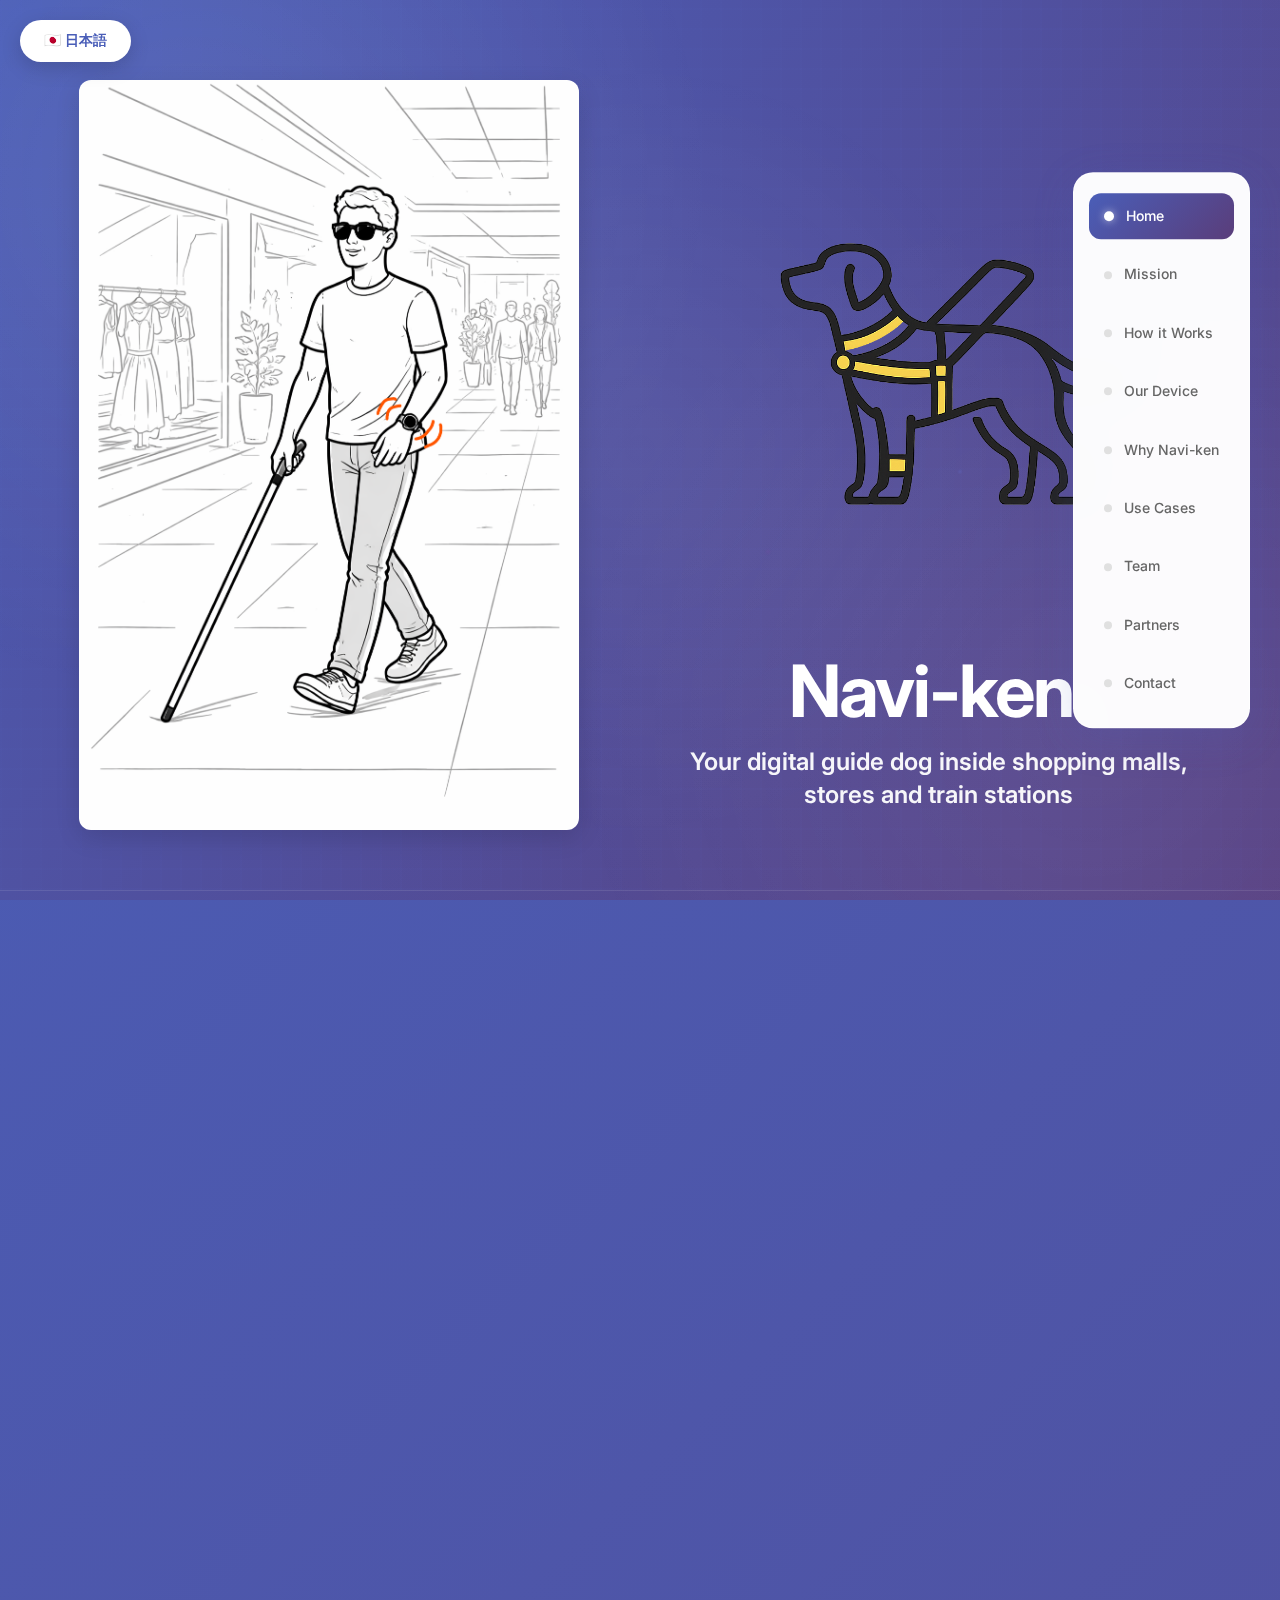
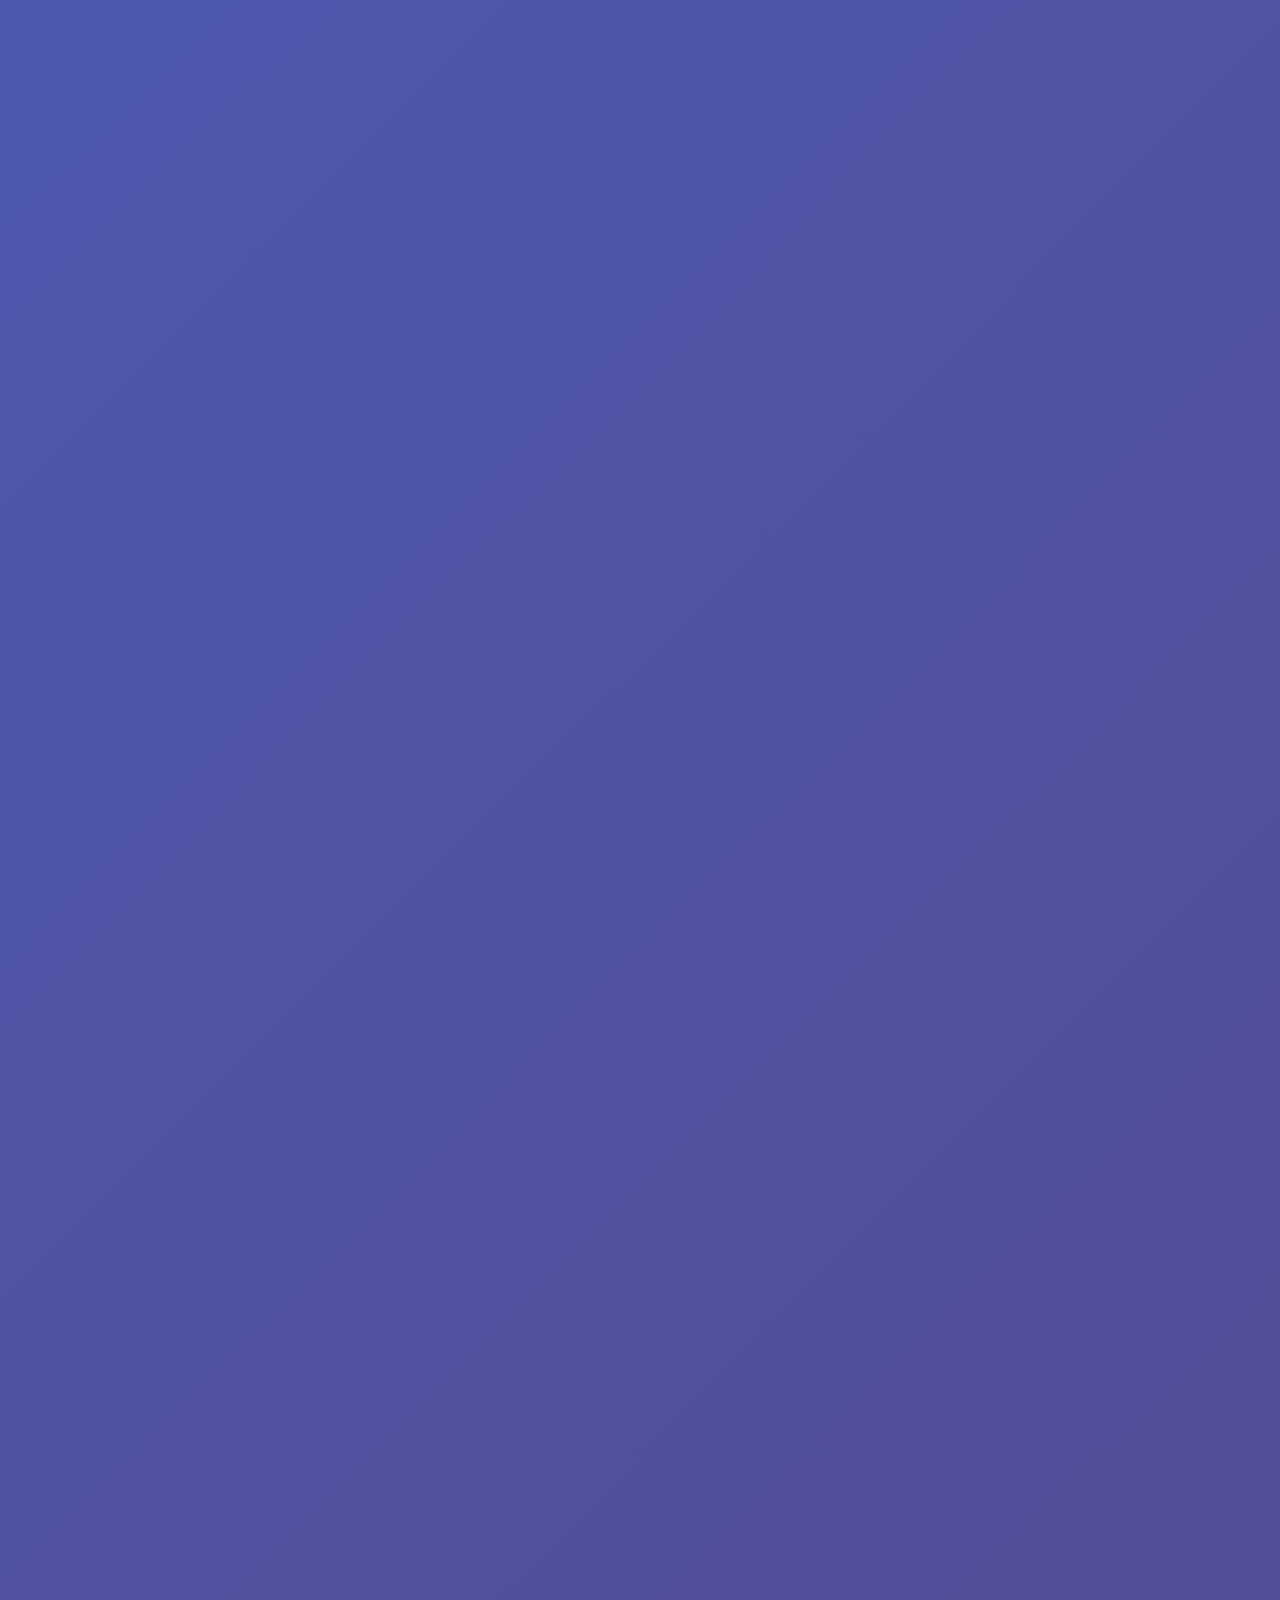
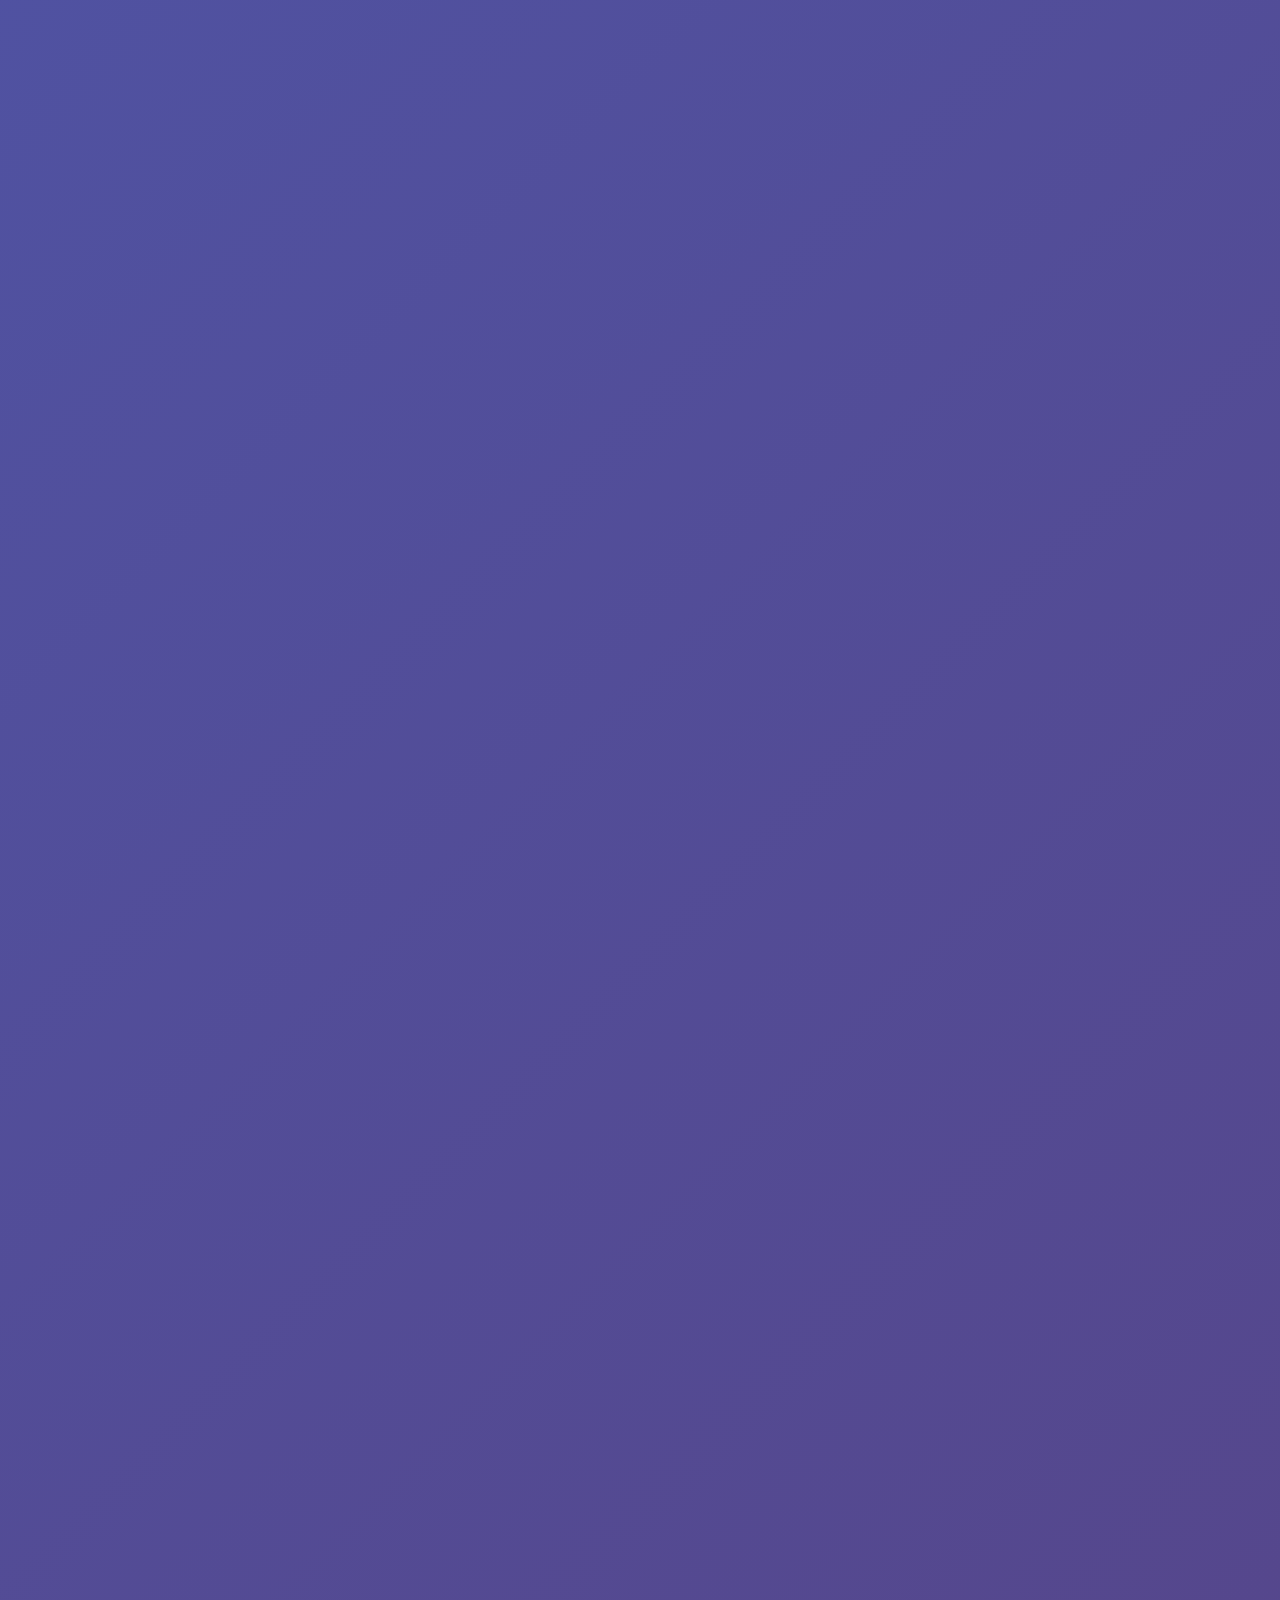
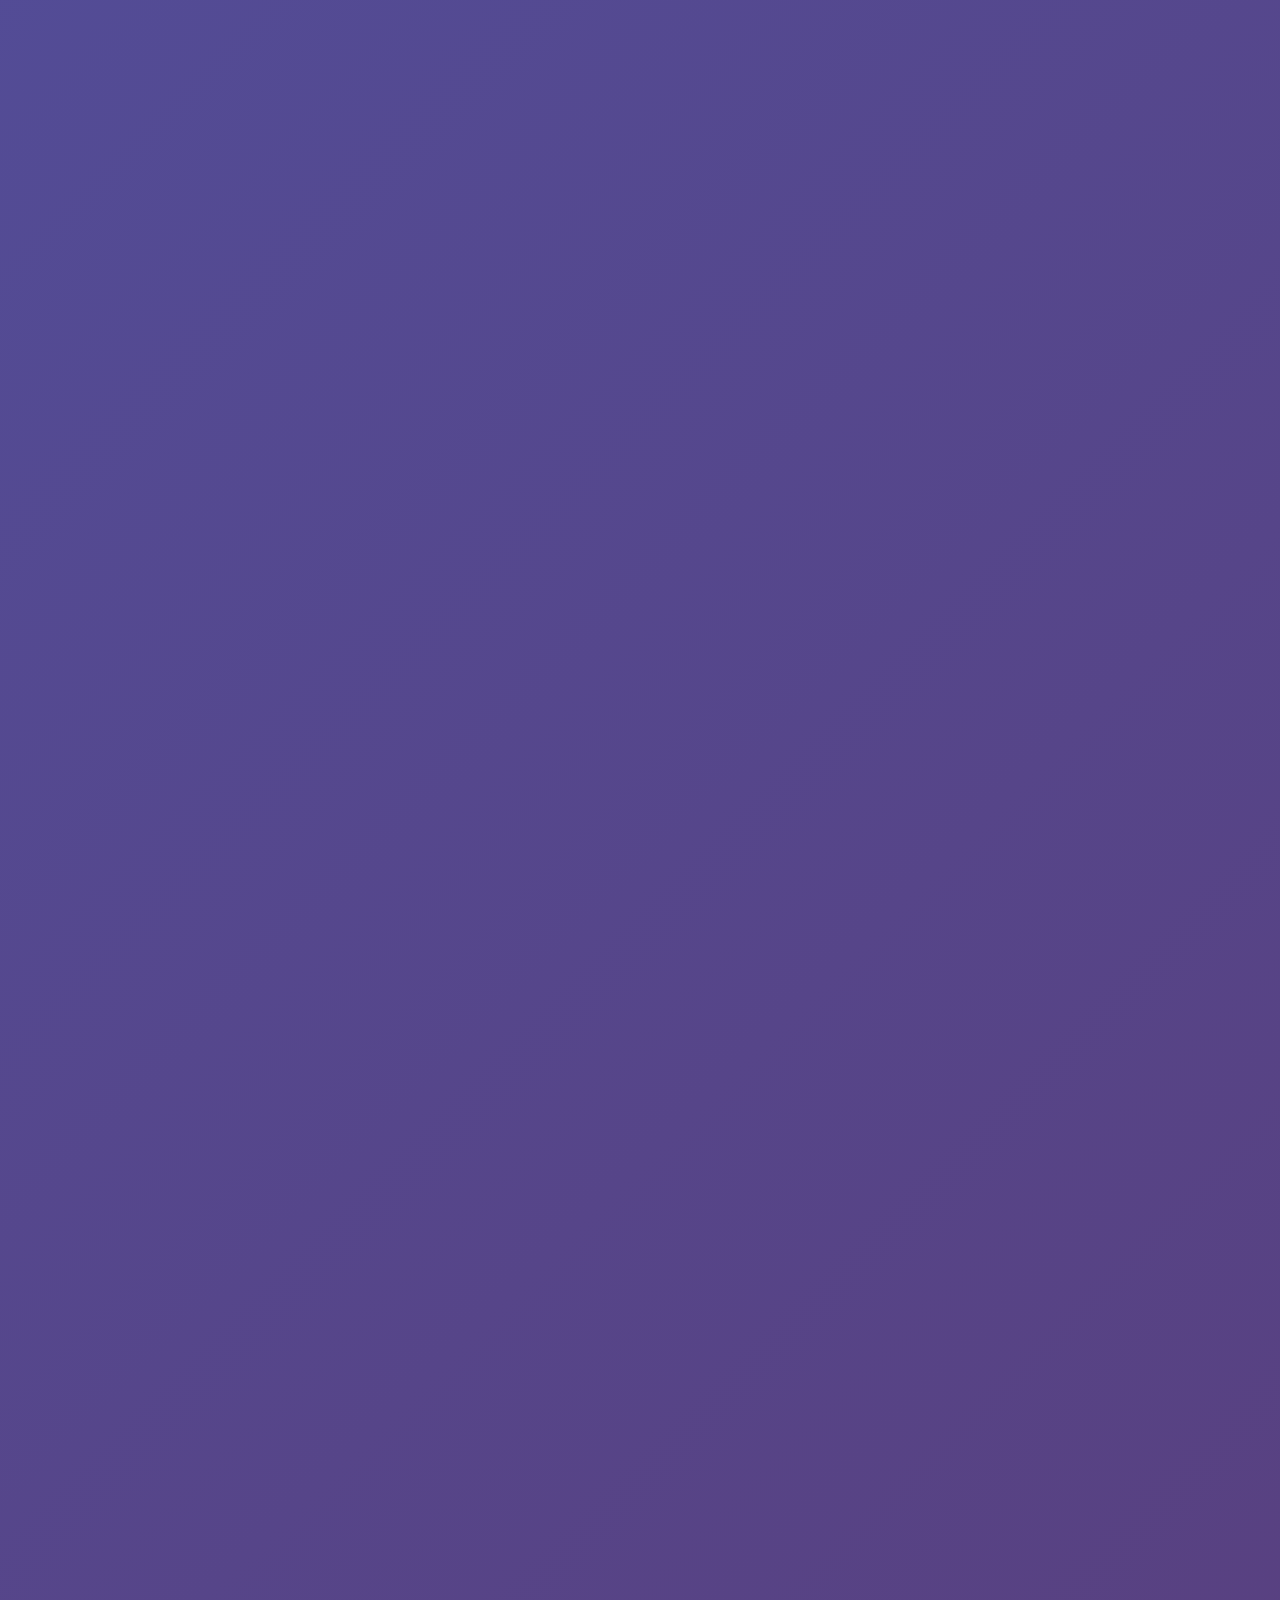
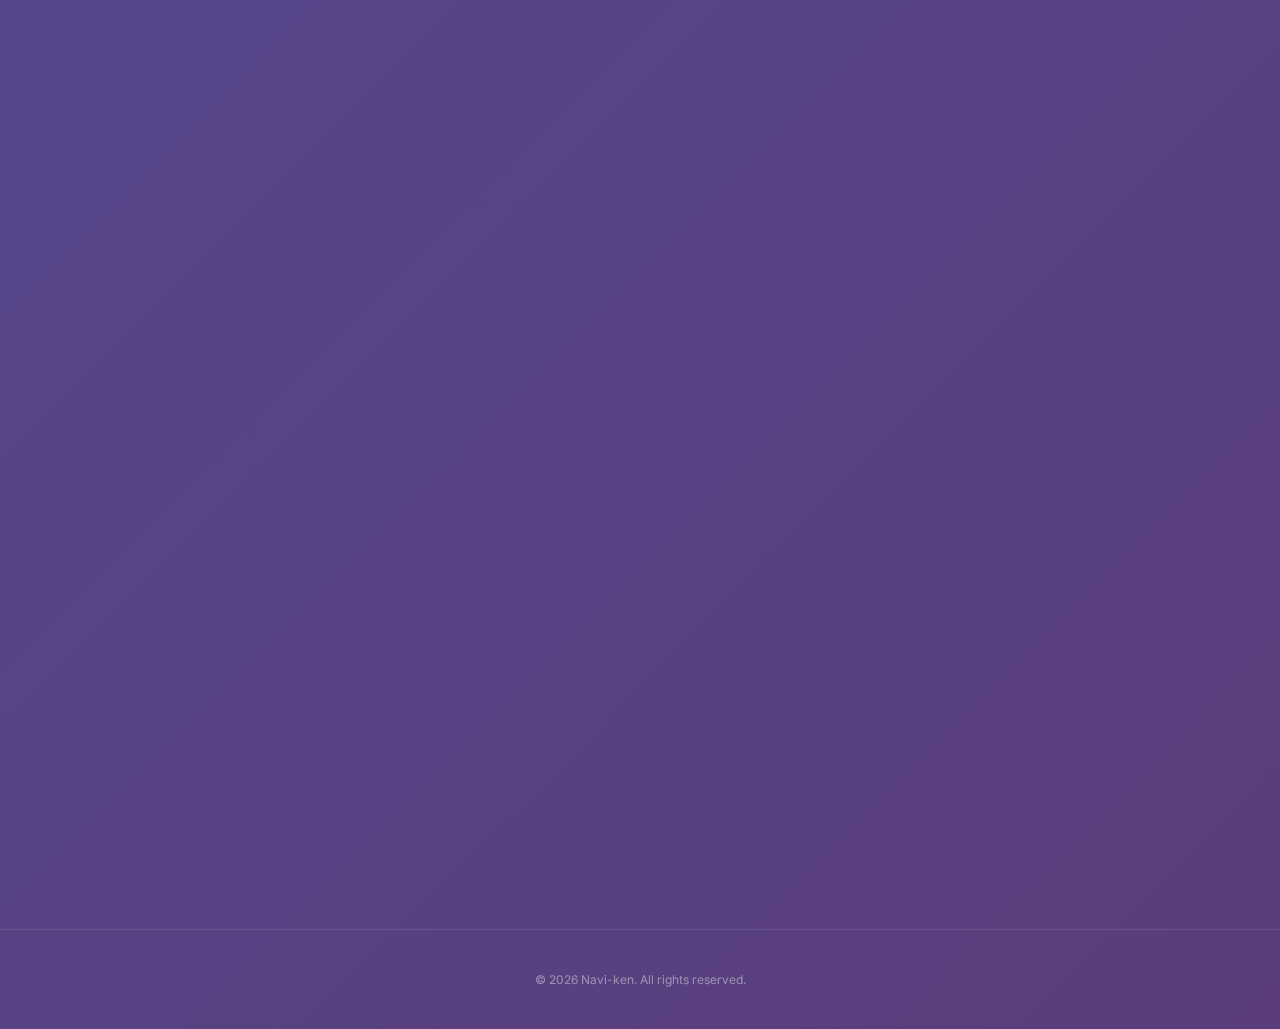
<file: index.html>
<!DOCTYPE html>
<html lang="en">
<head>
    <meta charset="UTF-8">
    <meta name="viewport" content="width=device-width, initial-scale=1.0, viewport-fit=cover">
    <meta name="theme-color" content="#4a5eb8">
    <meta name="apple-mobile-web-app-capable" content="yes">
    <meta name="apple-mobile-web-app-status-bar-style" content="black-translucent">
    <title>Navi-ken - Adaptive Technology</title>
    <link rel="stylesheet" href="styles.css?v=3">
    <link rel="preconnect" href="https://fonts.googleapis.com">
    <link rel="preconnect" href="https://fonts.gstatic.com" crossorigin>
    <link href="https://fonts.googleapis.com/css2?family=Inter:wght@300;400;600;700&display=swap" rel="stylesheet">
</head>
<body>
    <!-- Language Switcher -->
    <div class="language-switcher">
        <button id="lang-toggle" class="lang-button">
            <span class="lang-en">🇯🇵 日本語</span>
            <span class="lang-ja" style="display: none;">🇺🇸 English</span>
        </button>
    </div>

    <!-- Floating Navigation Menu -->
    <nav class="floating-nav">
        <ul class="nav-menu">
            <li><a href="#hero" title="Home" data-en="Home" data-ja="ホーム">Home</a></li>
            <li><a href="#mission" title="Our Mission" data-en="Mission" data-ja="ミッション">Mission</a></li>
            <li><a href="#how-it-works" title="How it Works" data-en="How it Works" data-ja="仕組み">How it Works</a></li>
            <li><a href="#prototype" title="Our Device" data-en="Our Device" data-ja="デバイス">Our Device</a></li>
            <li><a href="#why-choose" title="Why Navi-ken" data-en="Why Navi-ken" data-ja="Navi-kenを選ぶ理由">Why Navi-ken</a></li>
            <li><a href="#use-cases" title="Future Use Cases" data-en="Use Cases" data-ja="活用事例">Use Cases</a></li>
            <li><a href="#team" title="Our Team" data-en="Team" data-ja="チーム">Team</a></li>
            <li><a href="#partners" title="Partners" data-en="Partners" data-ja="パートナー">Partners</a></li>
            <li><a href="#contact" title="Contact" data-en="Contact" data-ja="お問い合わせ">Contact</a></li>
        </ul>
    </nav>

    <!-- Hero Section -->
    <section class="hero" id="hero">
        <div class="container">
            <div class="hero-content">
                <div class="hero-image">
                    <img src="imgs/top_pic.png" alt="Navi-ken - Vibrational technologies for visually impaired">
                </div>
                <div class="hero-text-content">
                    <div class="hero-logo">
                        <img src="imgs/nabi_ken_logo_transp.png" alt="Navi-ken Logo">
                    </div>
                    <h1 class="hero-title">Navi-ken.</h1>
                    <p class="hero-subtitle"><strong data-translate="hero_subtitle">Your digital guide dog inside shopping malls, stores and train stations</strong></p>
                </div>
            </div>
        </div>
    </section>

    <!-- Our Mission -->
    <section class="mission" id="mission">
        <div class="container">
            <h2 class="section-title" data-translate="mission_title">Our mission</h2>
            <div class="mission-content">
                <div class="mission-text-wrapper">
                    <p class="mission-text" data-translate="mission_text1">Visually impaired people struggle when going outside, travelling & shopping alone:</p>
                    <p class="mission-highlight" data-translate="mission_text2"><strong>We provide solution for independent enjoyable shopping, travel & leisure without assistance!</strong></p>
                </div>
                <div class="mission-image">
                    <img src="imgs/problem_pic.png" alt="Indoor navigation problem for visually impaired" data-img-en="imgs/problem_pic.png" data-img-ja="imgs/problem_Jap.png">
                </div>
            </div>
        </div>
    </section>

    <!-- How does it work -->
    <section class="how-it-works" id="how-it-works">
        <div class="container">
            <h2 class="section-title" data-translate="how_title">How does it work?</h2>
            <div class="how-it-works-content">
                <div class="how-it-works-images">
                    <div class="how-visual-item">
                        <img src="imgs/solution_scheme.png" alt="Indoor navigation solution">
                    </div>
                    <div class="how-visual-item">
                        <img src="imgs/wristband model.png" alt="Wristband with UWB technology">
                    </div>
                </div>
                <div class="how-it-works-text">
                    <div>
                        <p class="text-heading" data-translate="how_heading">UWB anchors provide precise location in the mall inside the mall or in a particular store</p>
                        <ul class="features-inline-list">
                            <li data-translate="feature1">Operates <strong>without network connectivity</strong></li>
                            <li data-translate="feature8">Intimate (nobody knows you are using it)</li>
                            <li data-translate="feature2"><strong>No phone needed</strong></li>
                            <li data-translate="feature3">UWB range 1cm – 50m</li>
                            <li data-translate="feature4"><strong>AI positioning</strong></li>
                            <li data-translate="feature5">Intuitive haptic feedback</li>
                            <li data-translate="feature6"><strong>Voice to vibration</strong></li>
                            <li data-translate="feature7"><strong>Hearing unoccupied!</strong></li>
                        </ul>
                    </div>
                </div>
            </div>
            
            <div class="features-list" style="display: none;">
                <ul>
                    <li>Operates <strong>without network connectivity</strong></li>
                    <li><strong>No phone needed</strong></li>
                    <li>UWB range 1cm – 50m</li>
                    <li><strong>AI positioning</strong></li>
                    <li>Intuitive haptic feedback</li>
                    <li><strong>Voice to vibration</strong></li>
                    <li><strong>Hearing unoccupied!</strong></li>
                    <li>Intimate (nobody knows you are using it)</li>
                </ul>
            </div>
            
            <div class="steps">
                <div class="step">
                    <div class="step-number">1</div>
                    <p data-translate="how_step1">Say by voice where you want to go</p>
                </div>
                <div class="step">
                    <div class="step-number">2</div>
                    <p data-translate="how_step2">Vibrations will guide you towards the desired area</p>
                </div>
            </div>
            <p class="highlight-text" data-translate="how_highlight_text"><strong>It is simply a new sense</strong> and your brain adapts to it through practicing, so it becomes very intuitive to navigate with it.</p>
        </div>
    </section>

    <!-- How does it look like -->
    <section class="prototype" id="prototype">
        <div class="container">
            <h2 class="section-title" data-translate="prototype_title">How does it look like?</h2>
            <p class="prototype-text" data-translate="prototype_text">We are iteratively working on our prototype to make it better every time. We are currently finishing the <strong>beta MVP</strong>.</p>
            <div class="prototype-gallery">
                <div class="prototype-card">
                    <img src="imgs/mvp_picture.png" alt="Navi-ken wearable device MVP">
                </div>
            </div>
        </div>
    </section>

    <!-- Why choosing Navi-ken -->
    <section class="why-choose" id="why-choose">
        <div class="container">
            <h2 class="section-title" data-translate="why_title">Why choosing Navi-ken for navigation</h2>
            <div class="benefits">
                <div class="benefit-item">
                    <div class="benefit-icon"><img src="imgs/phone.jpg" alt="No screen needed"></div>
                    <p data-translate="why_benefit1"><strong>No screen needed!</strong></p>
                </div>
                <div class="benefit-item">
                    <div class="benefit-icon"><img src="imgs/brain.jpg" alt="Simple to learn"></div>
                    <p data-translate="why_benefit2"><strong>Simple to learn and use</strong></p>
                </div>
                <div class="benefit-item">
                    <div class="benefit-icon"><img src="imgs/ear.png" alt="Hearing free"></div>
                    <p data-translate="why_benefit3"><strong>Hearing is left unoccupied!</strong></p>
                </div>
                <div class="benefit-item">
                    <div class="benefit-icon">
                        <svg width="80" height="80" viewBox="0 0 100 100" xmlns="http://www.w3.org/2000/svg">
                            <circle cx="50" cy="50" r="48" fill="none" stroke="#000" stroke-width="4"/>
                            <path d="M 28 38 Q 35 32 42 38" fill="none" stroke="#000" stroke-width="4" stroke-linecap="round"/>
                            <path d="M 58 38 Q 65 32 72 38" fill="none" stroke="#000" stroke-width="4" stroke-linecap="round"/>
                            <path d="M 30 62 Q 50 78 70 62" fill="none" stroke="#000" stroke-width="4" stroke-linecap="round"/>
                        </svg>
                    </div>
                    <p data-translate="why_benefit4"><strong>Less mental load</strong></p>
                </div>
            </div>
        </div>
    </section>

    <!-- Future use cases -->
    <section class="use-cases" id="use-cases">
        <div class="container">
            <h2 class="section-title" data-translate="usecases_title">Future use cases</h2>
            <p class="use-cases-intro" data-translate="usecases_intro">We are actively advancing R&D to expand the potential applications of our technology.</p>
            <div class="use-case-hazard-group">
                <div class="hazard-images">
                    <div class="hazard-item">
                        <div class="use-case-icon">
                            <img src="imgs/safe_1.png" alt="Hazard awareness">
                        </div>
                    </div>
                    <div class="hazard-item">
                        <div class="use-case-icon">
                            <img src="imgs/safe_2.png" alt="Hazard awareness">
                        </div>
                    </div>
                    <div class="hazard-item">
                        <div class="use-case-icon">
                            <img src="imgs/safe_3.png" alt="Hazard awareness">
                        </div>
                    </div>
                </div>
                <p class="hazard-text" data-translate="usecases_hazard">Hazard places awareness</p>
            </div>
            <div class="use-case-list">
                <div class="use-case-wrapper">
                    <div class="use-case-item">
                        <div class="use-case-icon">
                            <img src="imgs/robot_arm.png" alt="Industrial applications">
                        </div>
                    </div>
                    <p class="use-case-description" data-translate="usecases_industrial">Industrial and factory safety applications with UWB positioning</p>
                </div>
                <div class="use-case-wrapper">
                    <div class="use-case-item">
                        <div class="use-case-icon">
                            <img src="imgs/outdoor_navi.png" alt="Outdoor navigation">
                        </div>
                    </div>
                    <p class="use-case-description" data-translate="usecases_outdoor">Haptic outdoor navigation through integration with GPS</p>
                </div>
            </div>
        </div>
    </section>

    <!-- Meet Our Team -->
    <section class="team" id="team">
        <div class="container">
            <h2 class="section-title" data-translate="team_title">Meet Our Team</h2>
            <p class="team-intro" data-translate="team_intro"><strong>We do our best to let our product help as many people as possible.</strong></p>
            <div class="team-members">
                <div class="team-member">
                    <div class="member-photo">
                        <img src="imgs/Alex .png" alt="Alexey Vylegzhanin">
                    </div>
                    <h3 class="member-name">Alexey Vylegzhanin, PhD</h3>
                    <p class="member-description" data-translate="team_alex_description">Making the final product and delivering it to customers.</p>
                    <a href="https://www.linkedin.com/in/alexey-vylegzhanin-443266175/" target="_blank" class="linkedin-link">
                        <svg width="24" height="24" viewBox="0 0 24 24" fill="currentColor">
                            <path d="M19 0h-14c-2.761 0-5 2.239-5 5v14c0 2.761 2.239 5 5 5h14c2.762 0 5-2.239 5-5v-14c0-2.761-2.238-5-5-5zm-11 19h-3v-11h3v11zm-1.5-12.268c-.966 0-1.75-.79-1.75-1.764s.784-1.764 1.75-1.764 1.75.79 1.75 1.764-.783 1.764-1.75 1.764zm13.5 12.268h-3v-5.604c0-3.368-4-3.113-4 0v5.604h-3v-11h3v1.765c1.396-2.586 7-2.777 7 2.476v6.759z"/>
                        </svg>
                        LinkedIn
                    </a>
                </div>
                <div class="team-member">
                    <div class="member-photo">
                        <img src="imgs/Sergey.png" alt="Sergey Zobnin">
                    </div>
                    <h3 class="member-name">Sergey Zobnin, PhD</h3>
                    <p class="member-description" data-translate="team_sergey_description">Coding the insane amount of lines to help you navigate.</p>
                    <a href="https://www.linkedin.com/in/sergey-zobnin-441a69230/" target="_blank" class="linkedin-link">
                        <svg width="24" height="24" viewBox="0 0 24 24" fill="currentColor">
                            <path d="M19 0h-14c-2.761 0-5 2.239-5 5v14c0 2.761 2.239 5 5 5h14c2.762 0 5-2.239 5-5v-14c0-2.761-2.238-5-5-5zm-11 19h-3v-11h3v11zm-1.5-12.268c-.966 0-1.75-.79-1.75-1.764s.784-1.764 1.75-1.764 1.75.79 1.75 1.764-.783 1.764-1.75 1.764zm13.5 12.268h-3v-5.604c0-3.368-4-3.113-4 0v5.604h-3v-11h3v1.765c1.396-2.586 7-2.777 7 2.476v6.759z"/>
                        </svg>
                        LinkedIn
                    </a>
                </div>
            </div>
        </div>
    </section>

    <!-- Backed by OIST Innovation -->
    <section class="backed-by" id="backed-by">
        <div class="container">
            <h2 class="section-title" data-translate="backed_by_title">Backed by OIST Innovation</h2>
            <div class="backed-by-content">
                <div class="backed-by-logo">
                    <img src="imgs/oist_inno.png" alt="OIST Innovation">
                </div>
            </div>
        </div>
    </section>

    <!-- Partners -->
    <section class="partners" id="partners">
        <div class="container">
            <h2 class="section-title" data-translate="partners_title">Our Partners</h2>
            <div class="partners-grid">
                <div class="partner-logo">
                    <img src="imgs/fujitsu.png" alt="Fujitsu Launchpad">
                </div>
                <div class="partner-logo">
                    <img src="imgs/vpc_asia.png" alt="VPC Asia">
                </div>
                <div class="partner-logo">
                    <img src="imgs/nexculture.jpg" alt="Nexculture">
                </div>
            </div>
        </div>
    </section>

    <!-- Contact -->
    <section class="contact" id="contact">
        <div class="container">
            <a href="signup.html" class="waiting-list-btn" data-translate="waiting_list_btn">
                Sign up for waiting list
            </a>
            <h2 class="section-title" data-translate="contact_title">Contact us:</h2>
            <div class="contact-info">
                <p class="contact-email">
                    <a href="mailto:search.oist@gmail.com">search.oist@gmail.com</a>
                </p>
                <p class="contact-address">
                    Japan, Okinawa, Tancha 1919-1,<br>
                    OIST Graduate University
                </p>
            </div>
        </div>
    </section>

    <!-- Footer -->
    <footer class="footer">
        <div class="container">
            <p class="footer-copyright" data-translate="footer_copyright">&copy; 2026 Navi-ken. All rights reserved.</p>
        </div>
    </footer>

    <script src="script.js"></script>
</body>
</html>
</file>
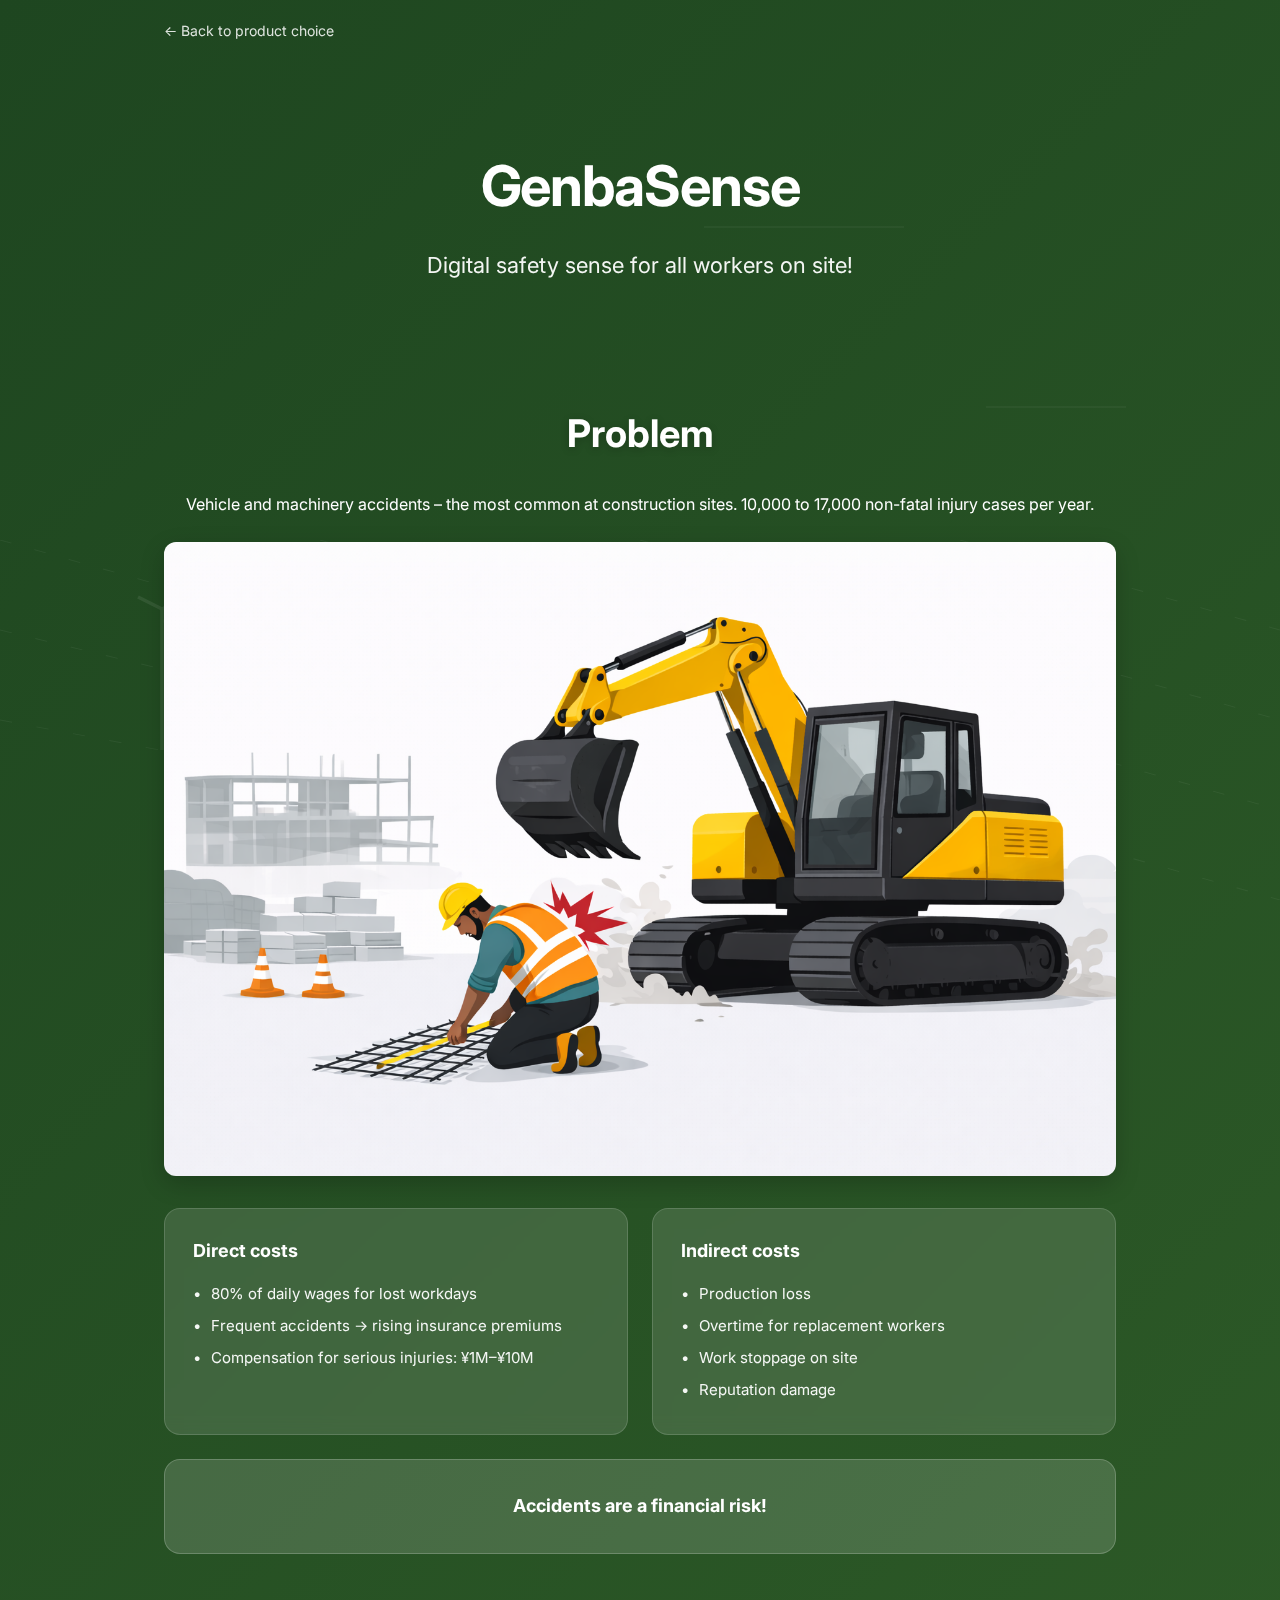
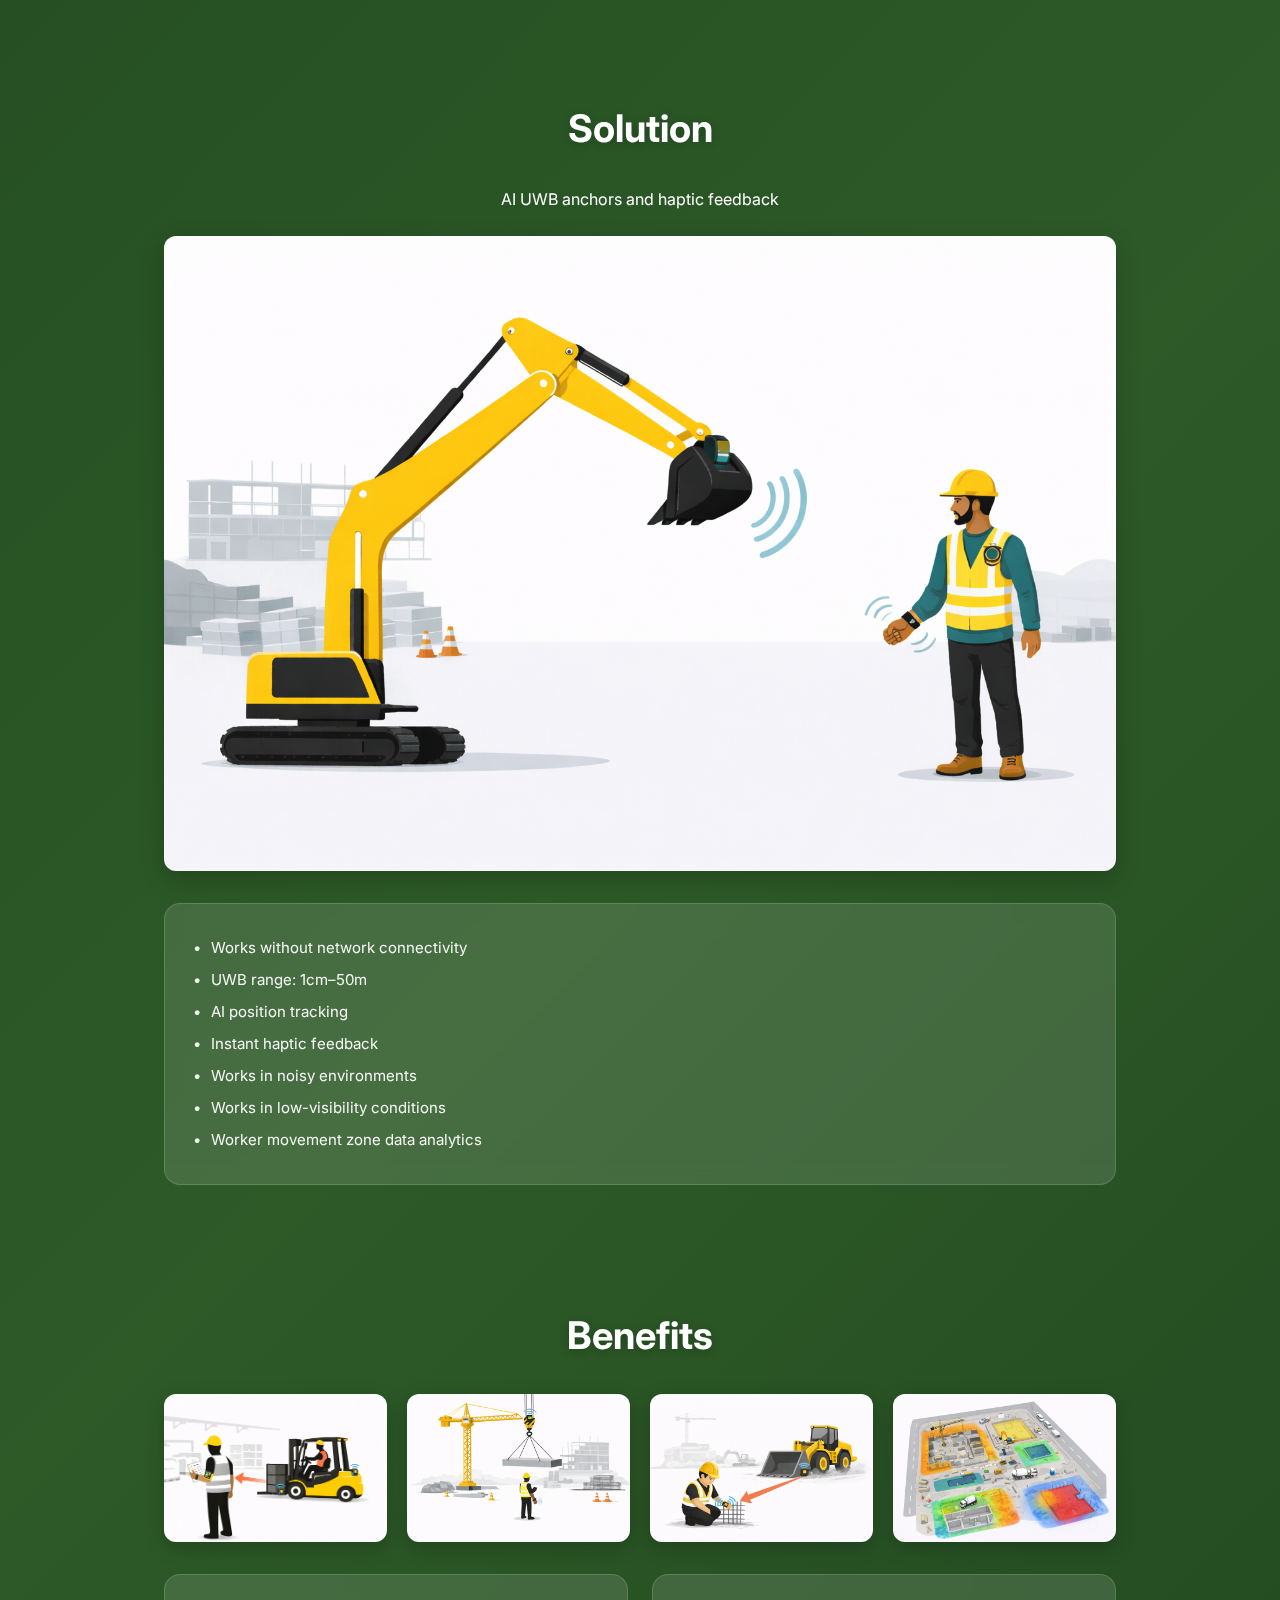
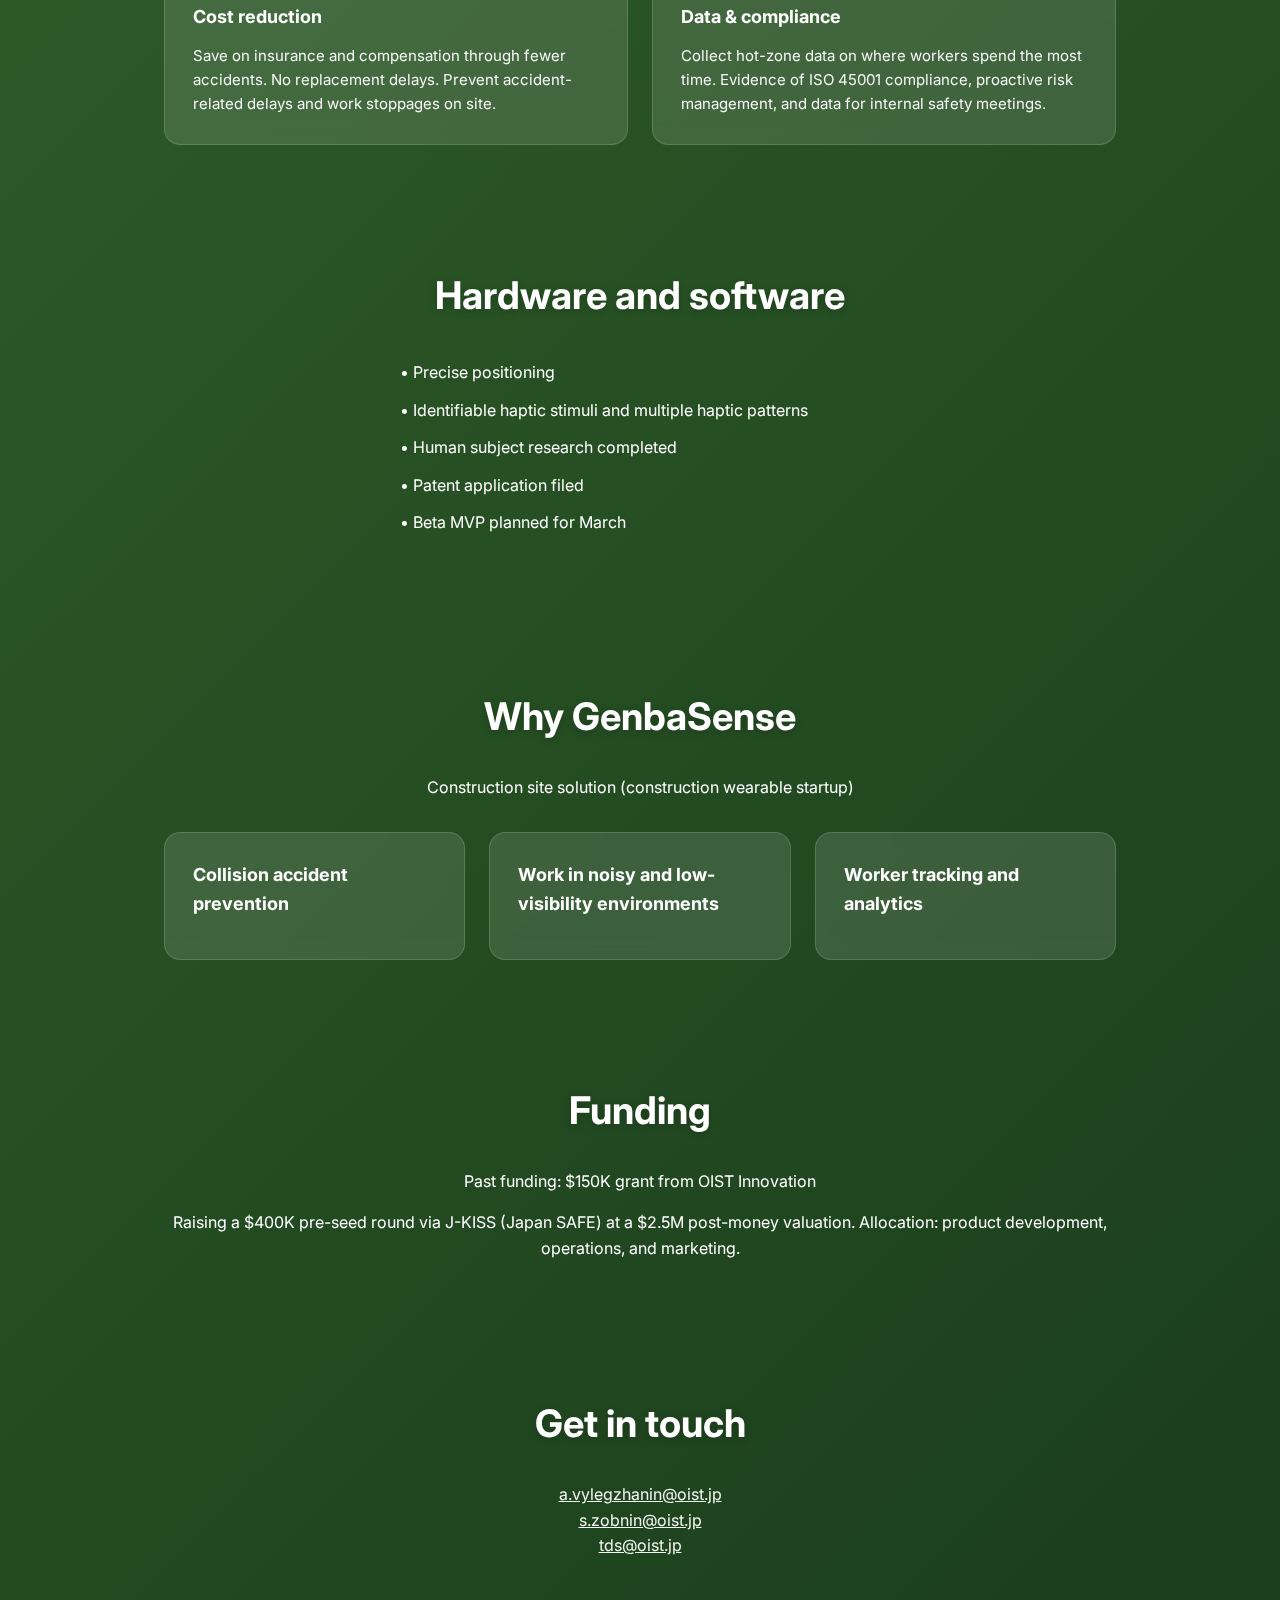
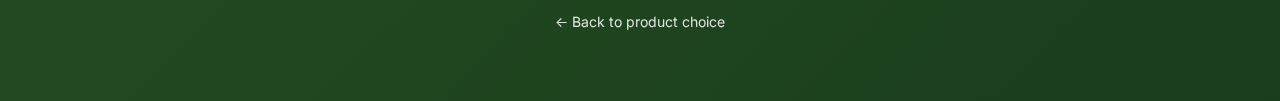
<file: genbasense.html>
<!DOCTYPE html>
<html lang="en">
<head>
    <meta charset="UTF-8">
    <meta name="viewport" content="width=device-width, initial-scale=1.0, viewport-fit=cover">
    <meta name="theme-color" content="#2d5a27">
    <title>GenbaSense – Digital safety sense for all workers on site</title>
    <link rel="icon" type="image/png" sizes="32x32" href="imgs/logo_nabi_ken.png?v=1">
    <link rel="preconnect" href="https://fonts.googleapis.com">
    <link rel="preconnect" href="https://fonts.gstatic.com" crossorigin>
    <link href="https://fonts.googleapis.com/css2?family=Inter:wght@400;600;700&display=swap" rel="stylesheet">
    <style>
        * { margin: 0; padding: 0; box-sizing: border-box; }
        body {
            font-family: 'Inter', -apple-system, BlinkMacSystemFont, sans-serif;
            background: linear-gradient(135deg, #1e4620 0%, #2d5a27 50%, #1a3d1c 100%);
            color: #fff;
            line-height: 1.6;
            position: relative;
            overflow-x: hidden;
        }
        /* Parallax background layer */
        .parallax-bg {
            position: fixed;
            top: 0;
            left: 0;
            width: 100%;
            height: 100%;
            pointer-events: none;
            z-index: 0;
            will-change: transform;
            color: #fff;
        }
        .parallax-bg svg {
            position: absolute;
            opacity: 0.08;
        }
        .parallax-bg .crane { left: 8%; bottom: 15%; width: 120px; height: 180px; }
        .parallax-bg .scaffold { left: 55%; top: 25%; width: 200px; height: 4px; }
        .parallax-bg .scaffold2 { right: 12%; top: 45%; width: 140px; height: 4px; }
        .parallax-bg .cone { right: 25%; bottom: 20%; width: 24px; height: 32px; }
        .parallax-bg .barrier { left: 75%; bottom: 30%; width: 80px; height: 40px; }
        .parallax-bg .grid-lines { left: 0; bottom: 0; width: 100%; height: 40%; opacity: 0.05; }
        @media (prefers-reduced-motion: reduce) {
            .parallax-bg { transform: none !important; }
        }
        .page-content { position: relative; z-index: 1; }
        .container { max-width: 1000px; margin: 0 auto; padding: 0 24px; }
        a { color: rgba(255,255,255,0.95); }
        .back-link { display: inline-block; margin: 20px 0; font-size: 14px; text-decoration: none; opacity: 0.9; }
        .back-link:hover { text-decoration: underline; }
        section { padding: 60px 0; }
        .section-title {
            font-size: clamp(28px, 4vw, 38px);
            font-weight: 700;
            margin-bottom: 28px;
            text-align: center;
            text-shadow: 0 2px 8px rgba(0,0,0,0.2);
        }
        .hero {
            padding: 80px 0 60px;
            text-align: center;
        }
        .hero h1 {
            font-size: clamp(36px, 7vw, 56px);
            font-weight: 700;
            margin-bottom: 16px;
            letter-spacing: -0.02em;
        }
        .hero .tagline {
            font-size: clamp(18px, 2.5vw, 22px);
            opacity: 0.95;
            max-width: 560px;
            margin: 0 auto;
        }
        .card-grid {
            display: grid;
            grid-template-columns: repeat(auto-fit, minmax(260px, 1fr));
            gap: 24px;
            margin-top: 32px;
        }
        .card {
            background: rgba(255,255,255,0.12);
            border-radius: 16px;
            padding: 28px;
            border: 1px solid rgba(255,255,255,0.15);
            backdrop-filter: blur(8px);
        }
        .card h3 { font-size: 18px; margin-bottom: 12px; font-weight: 700; }
        .card ul { list-style: none; font-size: 15px; opacity: 0.95; }
        .card li { padding: 4px 0; padding-left: 1.2em; position: relative; }
        .card li::before { content: "•"; position: absolute; left: 0; }
        .card p { font-size: 15px; margin-top: 8px; opacity: 0.95; }
        .highlight-box {
            background: rgba(255,255,255,0.15);
            border-radius: 16px;
            padding: 32px;
            margin: 24px 0;
            text-align: center;
            border: 1px solid rgba(255,255,255,0.2);
        }
        .highlight-box p { font-size: 18px; margin: 0; }
        .cta-section { text-align: center; padding: 48px 0; }
        .cta-section .contact {
            margin-top: 20px;
            font-size: 16px;
        }
        .cta-section a[href^="mailto"] { text-decoration: underline; }
        .section-fig {
            max-width: 100%;
            width: 100%;
            border-radius: 12px;
            margin: 20px 0;
            display: block;
            box-shadow: 0 8px 24px rgba(0,0,0,0.2);
        }
        .section-fig-wrap { margin: 24px 0; text-align: center; }
        .benefit-images {
            display: grid;
            grid-template-columns: repeat(auto-fit, minmax(200px, 1fr));
            gap: 20px;
            margin-top: 24px;
        }
        .benefit-images img {
            width: 100%;
            height: auto;
            border-radius: 12px;
            box-shadow: 0 6px 20px rgba(0,0,0,0.2);
        }
    </style>
</head>
<body>
    <!-- Minimalistic construction site parallax background -->
    <div class="parallax-bg" id="parallax-bg" aria-hidden="true">
        <svg class="crane" viewBox="0 0 40 60" fill="none" stroke="currentColor" stroke-width="1.2">
            <line x1="20" y1="55" x2="20" y2="8"/>
            <line x1="20" y1="12" x2="38" y2="12"/>
            <line x1="38" y1="12" x2="38" y2="28"/>
            <line x1="20" y1="8" x2="28" y2="4"/>
            <line x1="20" y1="8" x2="12" y2="4"/>
        </svg>
        <svg class="scaffold" viewBox="0 0 200 2" fill="none" stroke="currentColor" stroke-width="1">
            <line x1="0" y1="1" x2="200" y2="1"/>
        </svg>
        <svg class="scaffold2" viewBox="0 0 140 2" fill="none" stroke="currentColor" stroke-width="1">
            <line x1="0" y1="1" x2="140" y2="1"/>
        </svg>
        <svg class="cone" viewBox="0 0 24 32" fill="none" stroke="currentColor" stroke-width="1.5">
            <path d="M12 2 L22 30 L2 30 Z"/>
        </svg>
        <svg class="barrier" viewBox="0 0 80 40" fill="none" stroke="currentColor" stroke-width="1.2">
            <rect x="2" y="15" width="76" height="10" rx="2"/>
            <line x1="0" y1="20" x2="80" y2="20"/>
        </svg>
        <svg class="grid-lines" viewBox="0 0 400 200" preserveAspectRatio="none" fill="none" stroke="currentColor" stroke-width="0.5">
            <g stroke-dasharray="4 8">
                <line x1="0" y1="0" x2="400" y2="200"/>
                <line x1="100" y1="0" x2="400" y2="150"/>
                <line x1="200" y1="0" x2="400" y2="100"/>
                <line x1="300" y1="0" x2="400" y2="50"/>
                <line x1="0" y1="50" x2="350" y2="200"/>
                <line x1="0" y1="100" x2="300" y2="200"/>
            </g>
        </svg>
    </div>

    <div class="page-content">
    <div class="container">
        <a href="index.html" class="back-link">&larr; Back to product choice</a>
    </div>

    <section class="hero">
        <div class="container">
            <h1>GenbaSense</h1>
            <p class="tagline">Digital safety sense for all workers on site!</p>
        </div>
    </section>

    <section>
        <div class="container">
            <h2 class="section-title">Problem</h2>
            <p style="text-align: center; margin-bottom: 16px;">Vehicle and machinery accidents – the most common at construction sites. 10,000 to 17,000 non-fatal injury cases per year.</p>
            <div class="section-fig-wrap">
                <img src="imgs/genbasense_images/problem.png" alt="Construction site problem – vehicle and machinery accidents" class="section-fig">
            </div>
            <div class="card-grid">
                <div class="card">
                    <h3>Direct costs</h3>
                    <ul>
                        <li>80% of daily wages for lost workdays</li>
                        <li>Frequent accidents → rising insurance premiums</li>
                        <li>Compensation for serious injuries: ¥1M–¥10M</li>
                    </ul>
                </div>
                <div class="card">
                    <h3>Indirect costs</h3>
                    <ul>
                        <li>Production loss</li>
                        <li>Overtime for replacement workers</li>
                        <li>Work stoppage on site</li>
                        <li>Reputation damage</li>
                    </ul>
                </div>
            </div>
            <div class="highlight-box">
                <p><strong>Accidents are a financial risk!</strong></p>
            </div>
        </div>
    </section>

    <section>
        <div class="container">
            <h2 class="section-title">Solution</h2>
            <p style="text-align: center; margin-bottom: 24px;">AI UWB anchors and haptic feedback</p>
            <div class="section-fig-wrap">
                <img src="imgs/genbasense_images/solution.png" alt="GenbaSense solution – UWB and haptic safety" class="section-fig">
            </div>
            <div class="card-grid">
                <div class="card">
                    <ul>
                        <li>Works without network connectivity</li>
                        <li>UWB range: 1cm–50m</li>
                        <li>AI position tracking</li>
                        <li>Instant haptic feedback</li>
                        <li>Works in noisy environments</li>
                        <li>Works in low-visibility conditions</li>
                        <li>Worker movement zone data analytics</li>
                    </ul>
                </div>
            </div>
        </div>
    </section>

    <section>
        <div class="container">
            <h2 class="section-title">Benefits</h2>
            <div class="benefit-images">
                <img src="imgs/genbasense_images/forklift case.png" alt="Forklift case – GenbaSense safety">
                <img src="imgs/genbasense_images/crane case.png" alt="Crane case – GenbaSense safety">
                <img src="imgs/genbasense_images/buldozer case.png" alt="Bulldozer case – GenbaSense safety">
                <img src="imgs/genbasense_images/hot zones map.png" alt="Hot zones map – worker analytics">
            </div>
            <div class="card-grid">
                <div class="card">
                    <h3>Cost reduction</h3>
                    <p>Save on insurance and compensation through fewer accidents. No replacement delays. Prevent accident-related delays and work stoppages on site.</p>
                </div>
                <div class="card">
                    <h3>Data & compliance</h3>
                    <p>Collect hot-zone data on where workers spend the most time. Evidence of ISO 45001 compliance, proactive risk management, and data for internal safety meetings.</p>
                </div>
            </div>
        </div>
    </section>

    <section>
        <div class="container">
            <h2 class="section-title">Hardware and software</h2>
            <ul style="max-width: 480px; margin: 0 auto 24px; list-style: none;">
                <li style="padding: 6px 0;">• Precise positioning</li>
                <li style="padding: 6px 0;">• Identifiable haptic stimuli and multiple haptic patterns</li>
                <li style="padding: 6px 0;">• Human subject research completed</li>
                <li style="padding: 6px 0;">• Patent application filed</li>
                <li style="padding: 6px 0;">• Beta MVP planned for March</li>
            </ul>
        </div>
    </section>

    <section>
        <div class="container">
            <h2 class="section-title">Why GenbaSense</h2>
            <p style="text-align: center; margin-bottom: 24px;">Construction site solution (construction wearable startup)</p>
            <div class="card-grid">
                <div class="card"><h3>Collision accident prevention</h3></div>
                <div class="card"><h3>Work in noisy and low-visibility environments</h3></div>
                <div class="card"><h3>Worker tracking and analytics</h3></div>
            </div>
        </div>
    </section>

    <section>
        <div class="container">
            <h2 class="section-title">Funding</h2>
            <p style="text-align: center; margin-bottom: 16px;">Past funding: $150K grant from OIST Innovation</p>
            <p style="text-align: center; margin-bottom: 24px;">Raising a $400K pre-seed round via J-KISS (Japan SAFE) at a $2.5M post-money valuation. Allocation: product development, operations, and marketing.</p>
        </div>
    </section>

    <section class="cta-section">
        <div class="container">
            <h2 class="section-title">Get in touch</h2>
            <div class="contact">
                <p><a href="mailto:a.vylegzhanin@oist.jp">a.vylegzhanin@oist.jp</a></p>
                <p><a href="mailto:s.zobnin@oist.jp">s.zobnin@oist.jp</a></p>
                <p><a href="mailto:tds@oist.jp">tds@oist.jp</a></p>
            </div>
            <p style="margin-top: 32px;"><a href="index.html" class="back-link">&larr; Back to product choice</a></p>
        </div>
    </section>
    </div>

    <script>
        (function () {
            var bg = document.getElementById('parallax-bg');
            if (!bg || window.matchMedia('(prefers-reduced-motion: reduce)').matches) return;
            var rate = 0.35;
            function update() {
                var y = window.scrollY || window.pageYOffset;
                bg.style.transform = 'translate3d(0,' + (y * rate) + 'px,0)';
            }
            window.addEventListener('scroll', function () { requestAnimationFrame(update); }, { passive: true });
            update();
        })();
    </script>
</body>
</html>
</file>
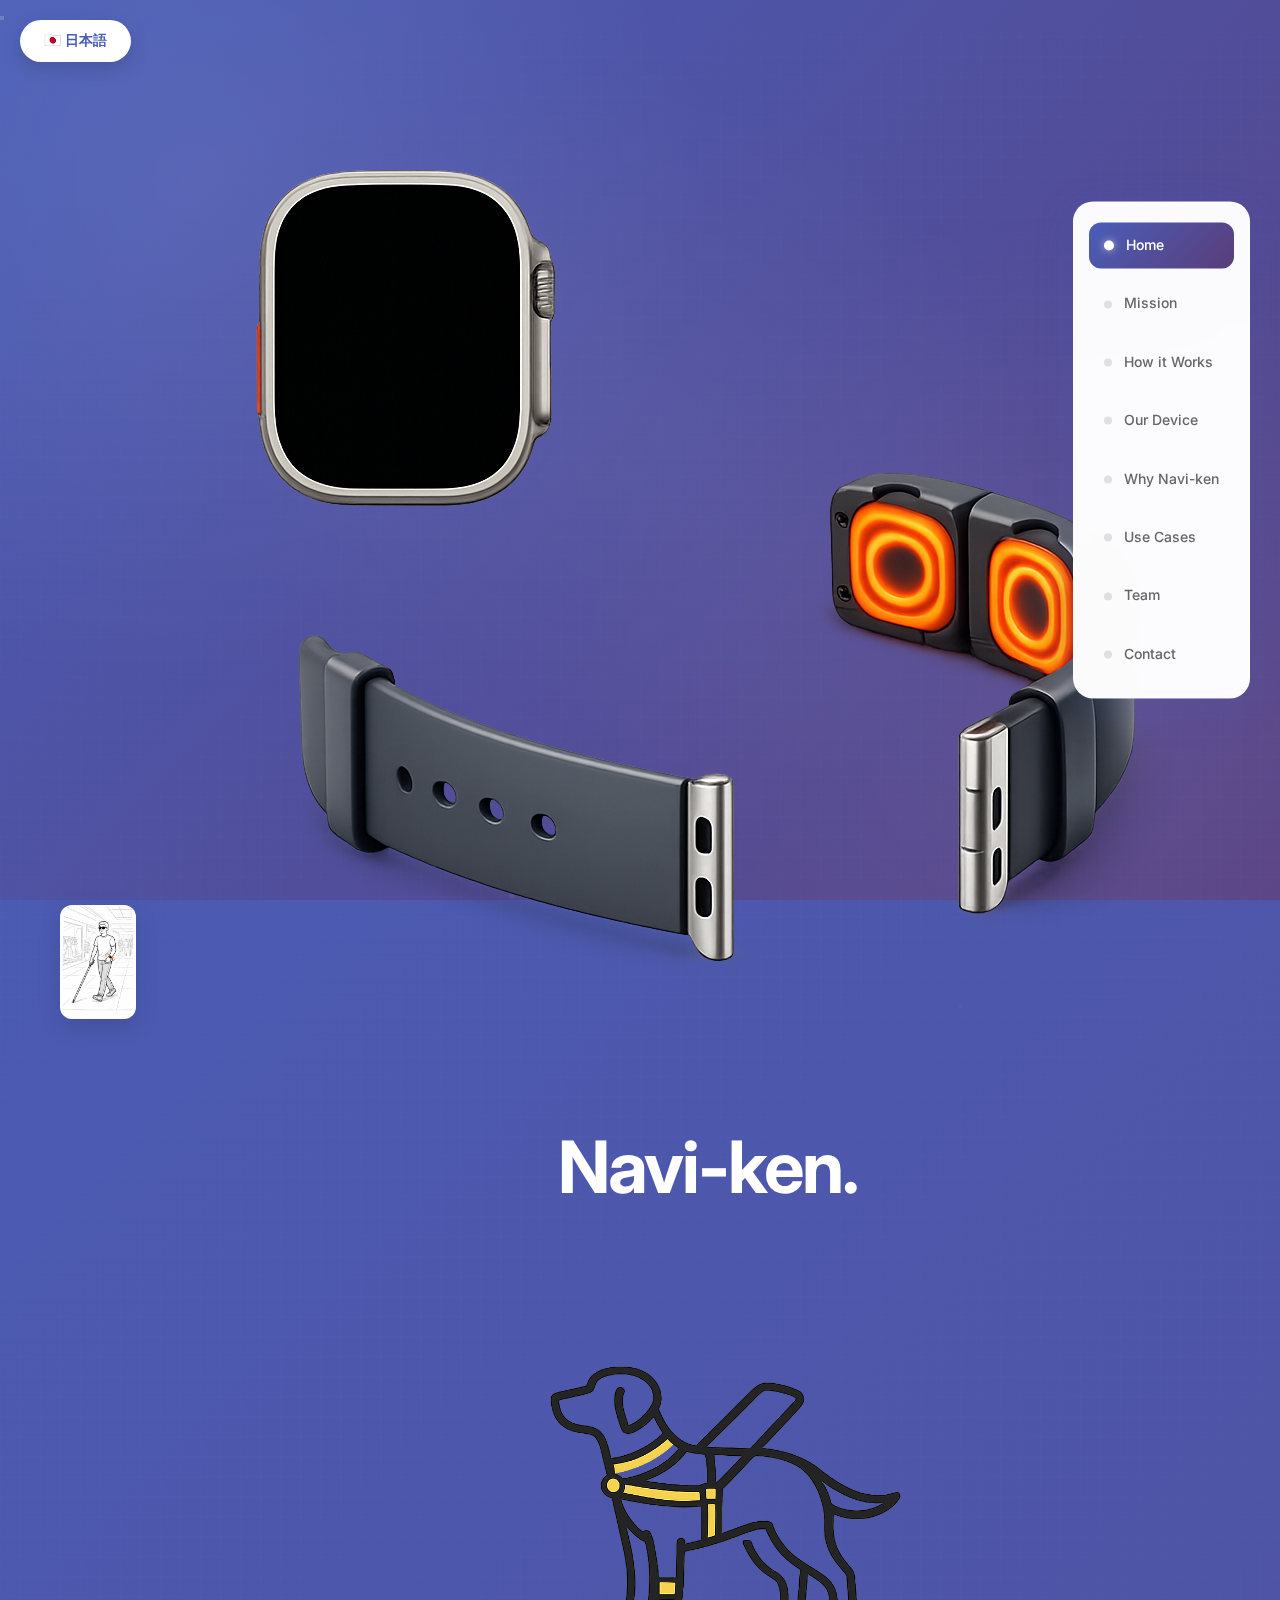
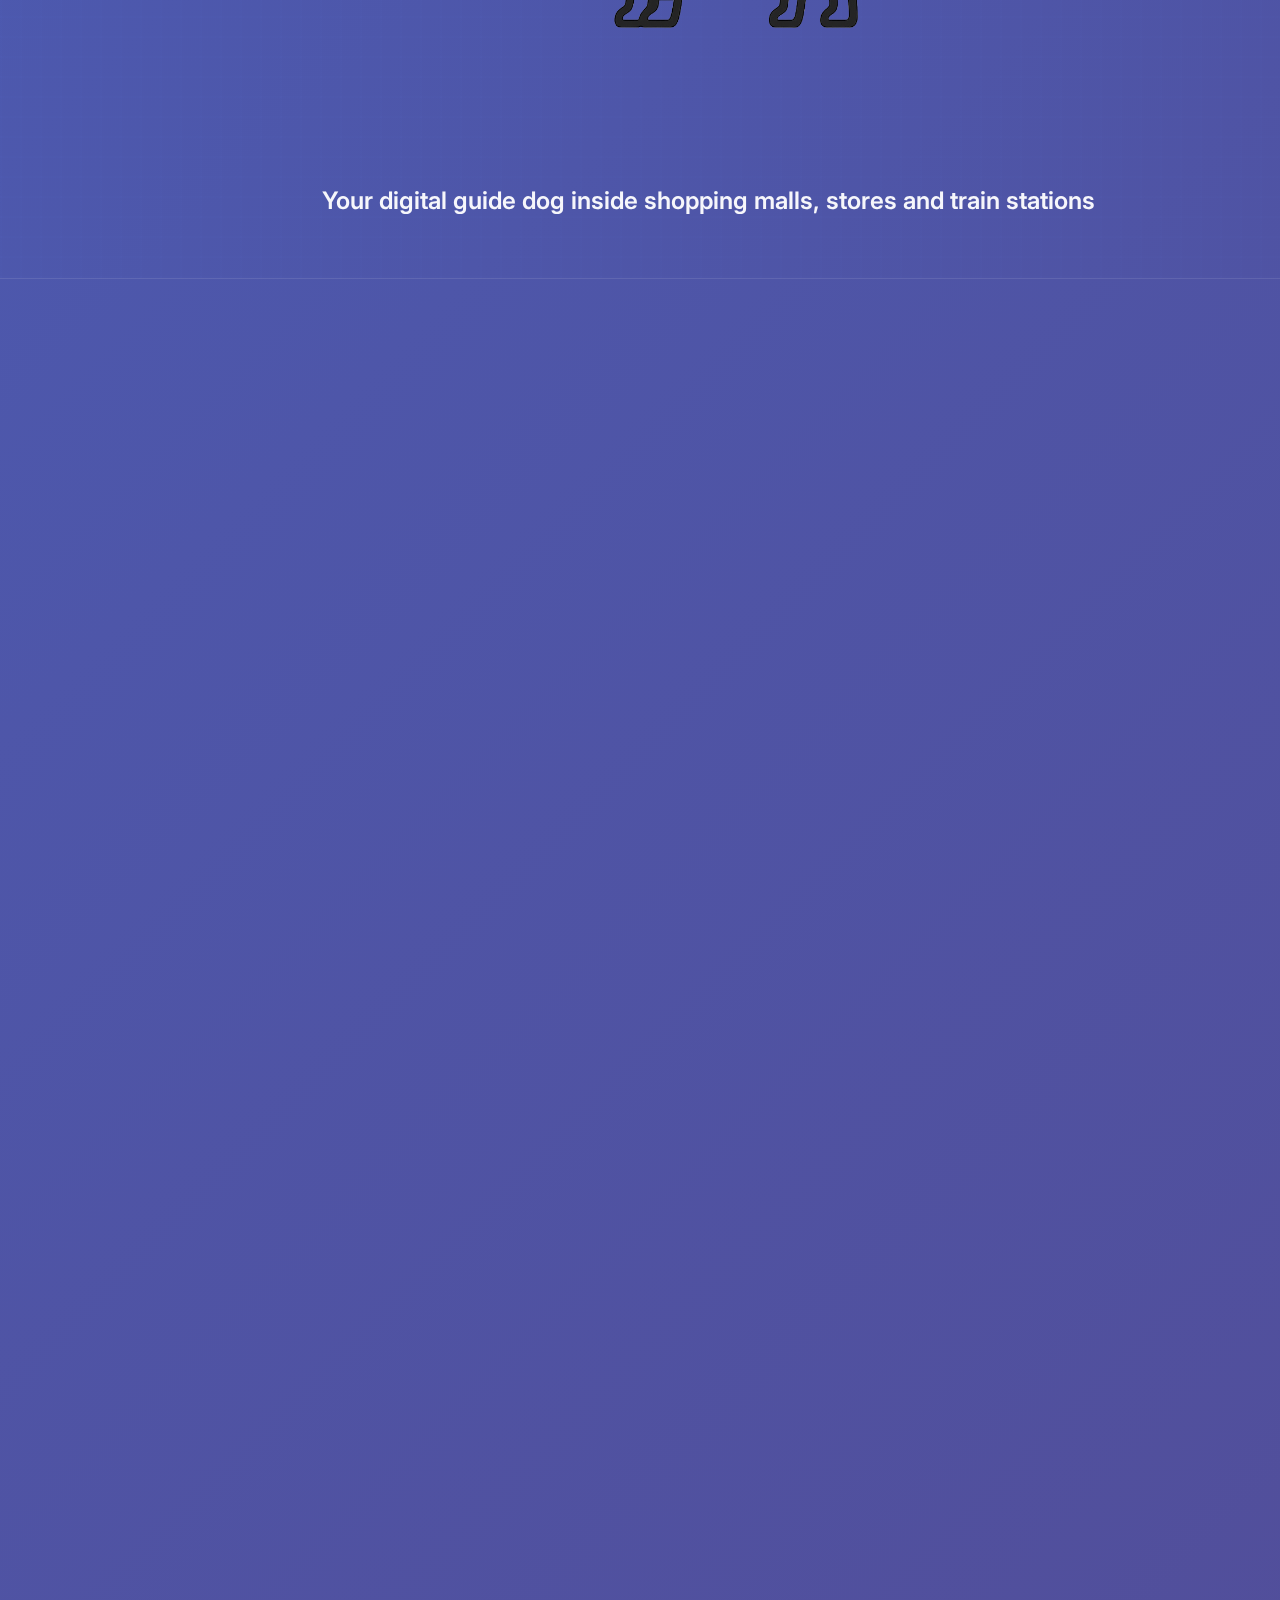
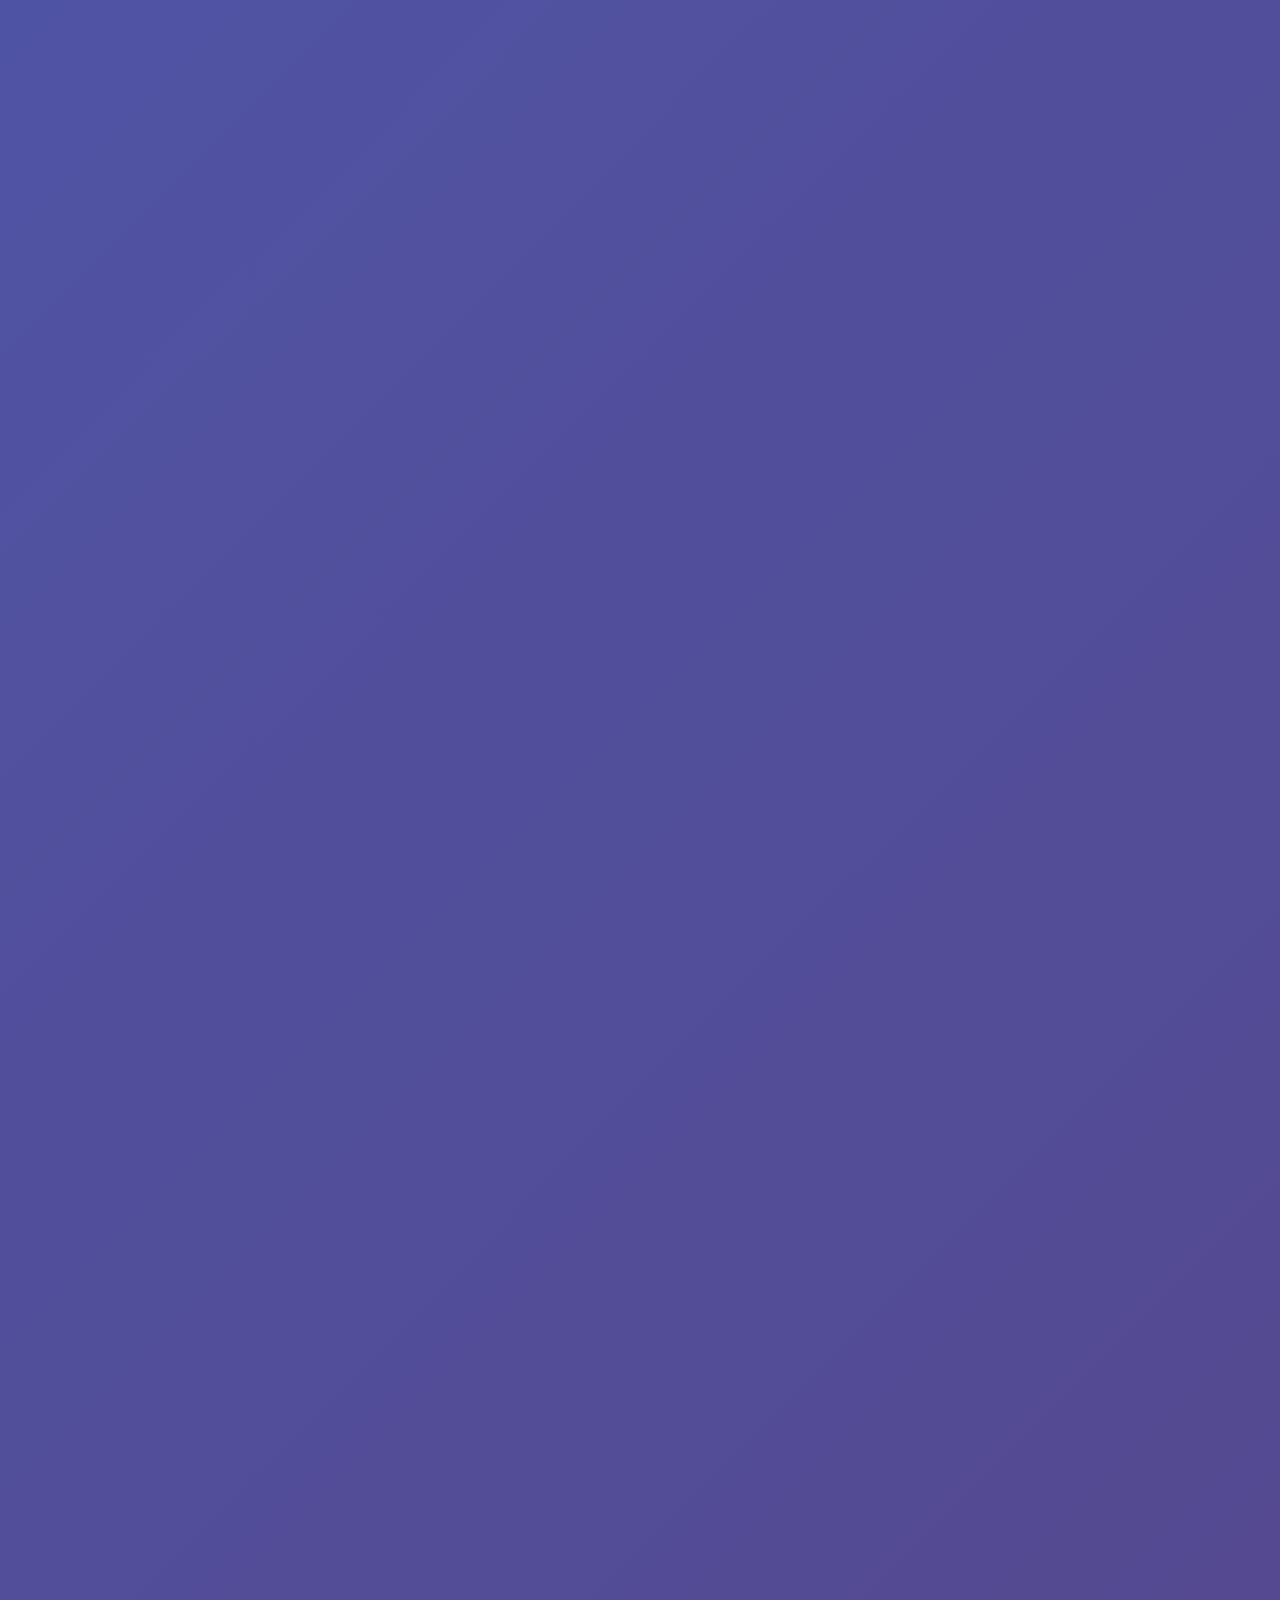
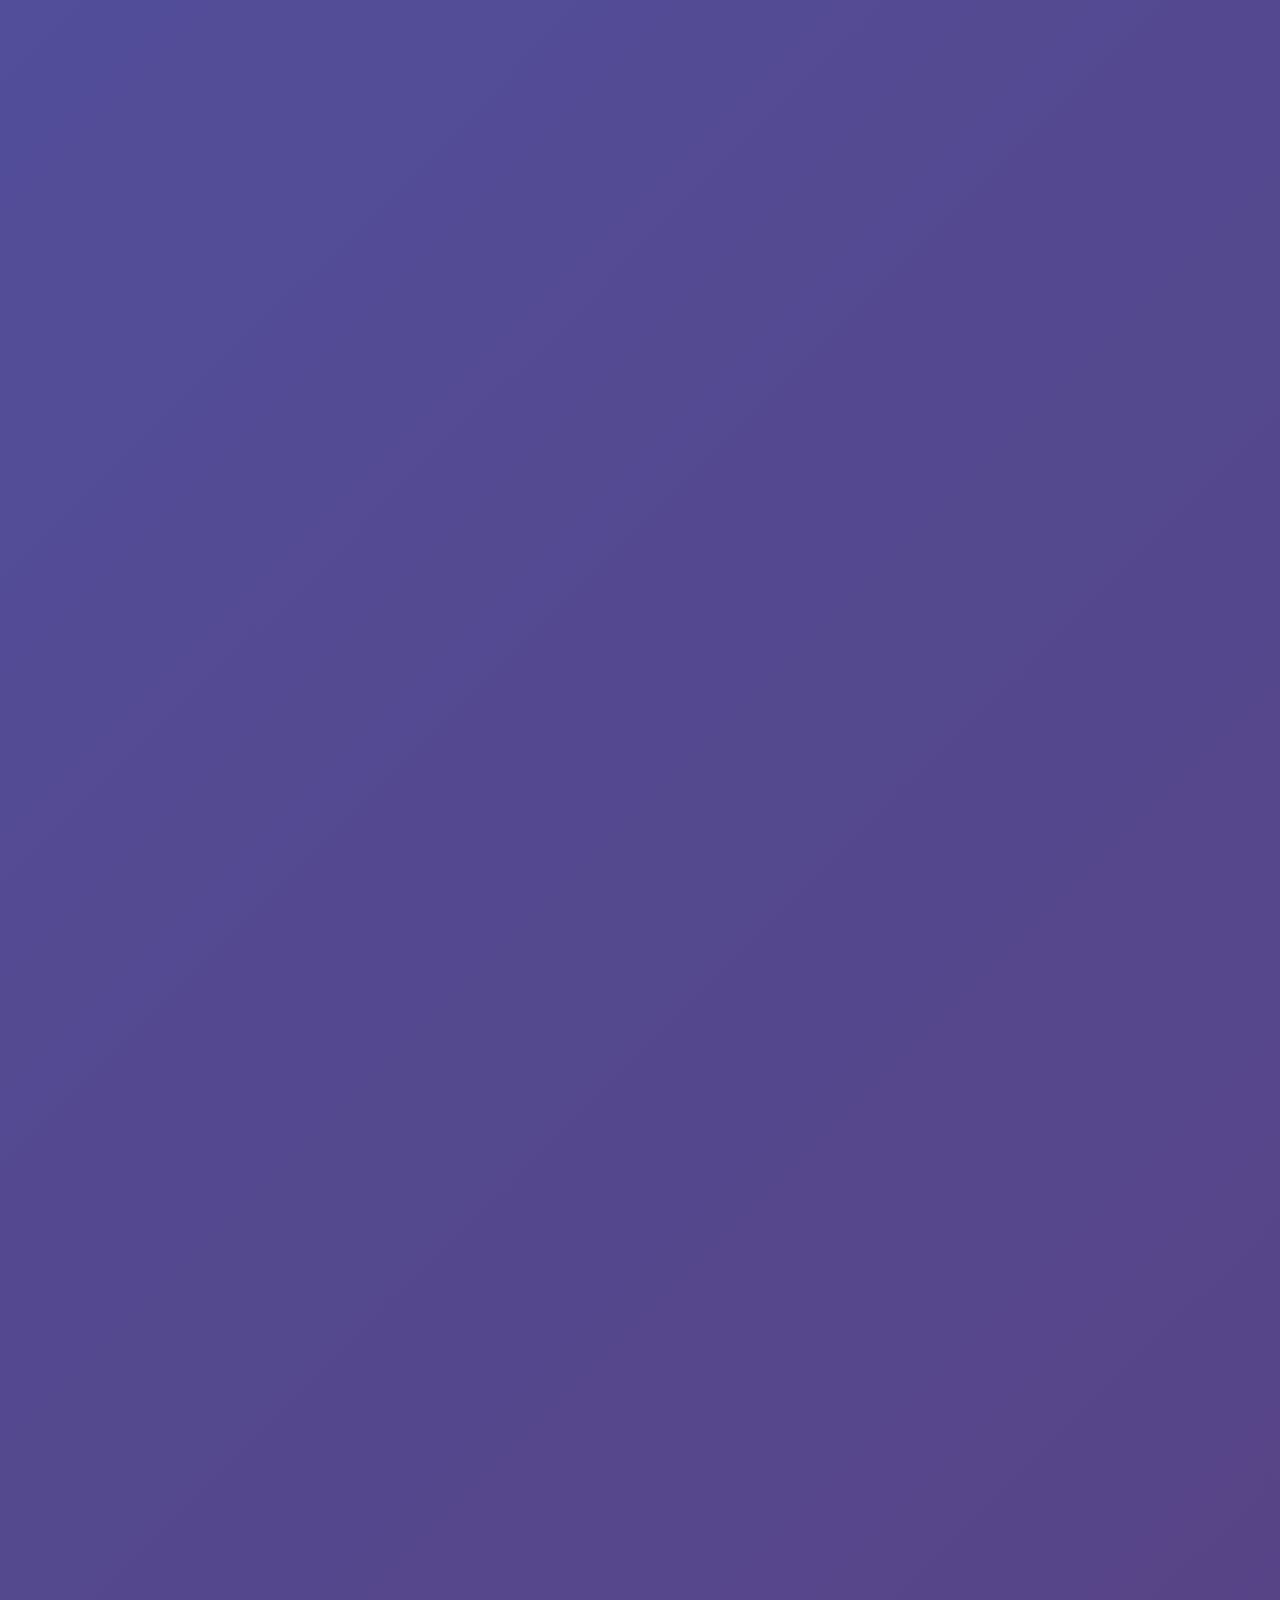
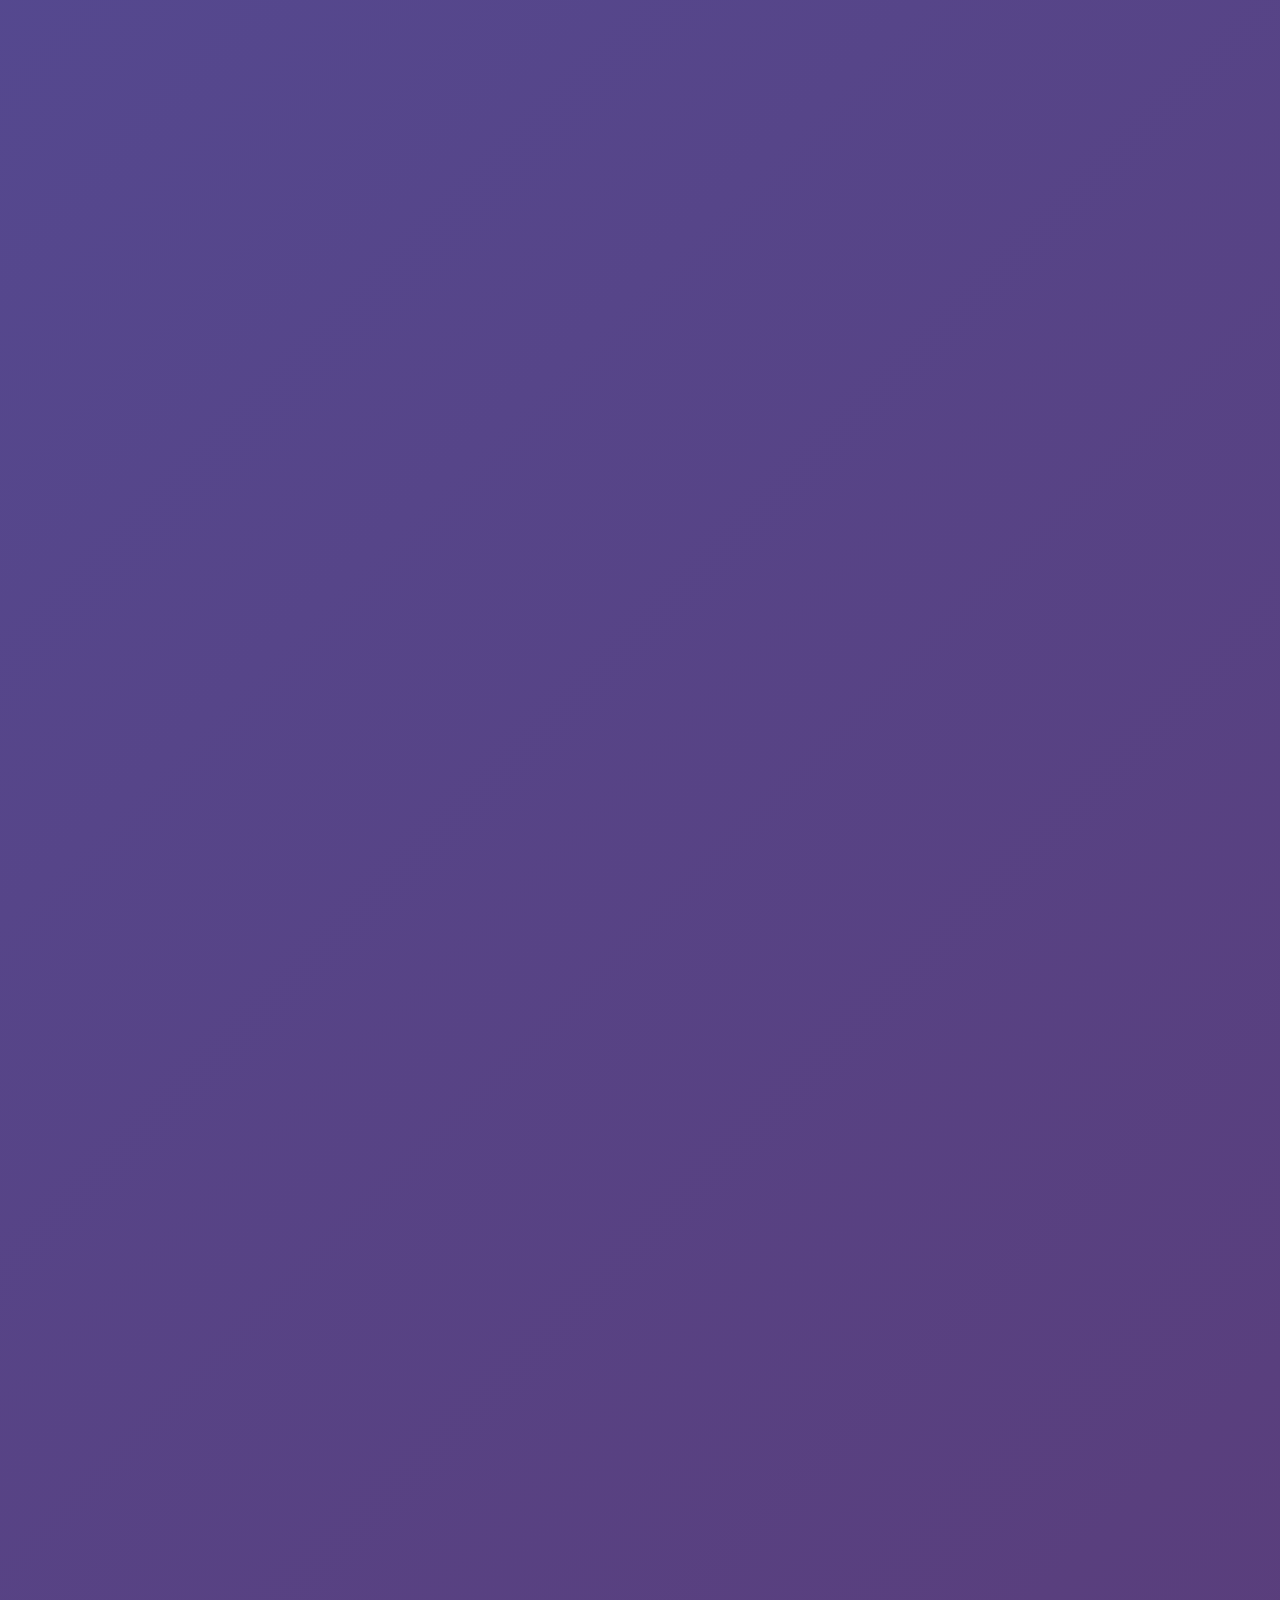
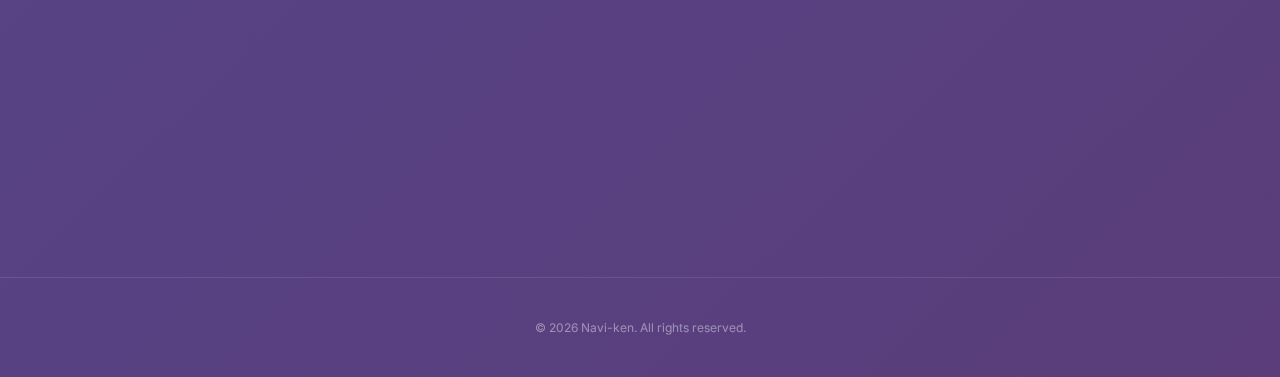
<file: naviken.html>
<!DOCTYPE html>
<html lang="en">
<head>
    <meta charset="UTF-8">
    <meta name="viewport" content="width=device-width, initial-scale=1.0, viewport-fit=cover">
    <meta name="theme-color" content="#4a5eb8">
    <meta name="apple-mobile-web-app-capable" content="yes">
    <meta name="apple-mobile-web-app-status-bar-style" content="black-translucent">
    <link rel="icon" type="image/png" sizes="32x32" href="imgs/logo_nabi_ken.png?v=1">
    <link rel="shortcut icon" type="image/png" href="imgs/logo_nabi_ken.png?v=1">
    <link rel="apple-touch-icon" href="imgs/logo_nabi_ken.png?v=1">
    <title>Navi-ken - Adaptive Technology</title>
    <link rel="stylesheet" href="styles.css?v=4">
    <link rel="preconnect" href="https://fonts.googleapis.com">
    <link rel="preconnect" href="https://fonts.gstatic.com" crossorigin>
    <link href="https://fonts.googleapis.com/css2?family=Inter:wght@300;400;600;700&display=swap" rel="stylesheet">
</head>
<body>
    <!-- Language Switcher -->
    <div class="language-switcher">
        <button id="lang-toggle" class="lang-button">
            <span class="lang-en">🇯🇵 日本語</span>
            <span class="lang-ja" style="display: none;">🇺🇸 English</span>
        </button>
    </div>

    <!-- Mobile menu button (top right) -->
    <button type="button" class="menu-toggle" id="menu-toggle" aria-label="Open menu" aria-expanded="false">
        <span class="menu-toggle-bar"></span>
        <span class="menu-toggle-bar"></span>
        <span class="menu-toggle-bar"></span>
    </button>

    <!-- Backdrop when mobile nav is open -->
    <div class="nav-backdrop" id="nav-backdrop" aria-hidden="true"></div>

    <!-- Floating Navigation Menu -->
    <nav class="floating-nav" id="floating-nav">
        <ul class="nav-menu">
            <li><a href="#hero" title="Home" data-en="Home" data-ja="ホーム">Home</a></li>
            <li><a href="#mission" title="Our Mission" data-en="Mission" data-ja="ミッション">Mission</a></li>
            <li><a href="#how-it-works" title="How it Works" data-en="How it Works" data-ja="仕組み">How it Works</a></li>
            <li><a href="#prototype" title="Our Device" data-en="Our Device" data-ja="デバイス">Our Device</a></li>
            <li><a href="#why-choose" title="Why Navi-ken" data-en="Why Navi-ken" data-ja="Navi-kenを選ぶ理由">Why Navi-ken</a></li>
            <li><a href="#use-cases" title="Future Use Cases" data-en="Use Cases" data-ja="活用事例">Use Cases</a></li>
            <li><a href="#team" title="Our Team" data-en="Team" data-ja="チーム">Team</a></li>
            <li><a href="#contact" title="Contact" data-en="Contact" data-ja="お問い合わせ">Contact</a></li>
        </ul>
    </nav>

    <!-- Hero Section -->
    <section class="hero" id="hero">
        <div class="container">
            <div class="hero-content">
                <div class="hero-image">
                    <img src="imgs/top_pic.png" alt="Navi-ken - Vibrational technologies for visually impaired">
                </div>
                <div class="hero-text-content">
                    <div class="hero-apple-badge">
                        <img src="imgs/apple_compatible.png" alt="Apple compatible">
                    </div>
                    <div class="hero-title-row">
                        <h1 class="hero-title">Navi-ken.</h1>
                        <div class="hero-logo">
                            <img src="imgs/nabi_ken_logo_transp.png" alt="Navi-ken Logo">
                        </div>
                    </div>
                    <p class="hero-subtitle"><strong data-translate="hero_subtitle">Your digital guide dog inside shopping malls, stores and train stations</strong></p>
                </div>
            </div>
        </div>
    </section>

    <!-- Our Mission -->
    <section class="mission" id="mission">
        <div class="container">
            <h2 class="section-title" data-translate="mission_title">Our mission</h2>
            <div class="mission-content">
                <div class="mission-text-wrapper">
                    <p class="mission-text" data-translate="mission_text1">Visually impaired people struggle when going outside, travelling & shopping alone:</p>
                    <p class="mission-highlight" data-translate="mission_text2"><strong>We provide solution for independent enjoyable shopping, travel & leisure without assistance!</strong></p>
                </div>
                <div class="mission-image">
                    <img src="imgs/problem_pic.png" alt="Indoor navigation problem for visually impaired" data-img-en="imgs/problem_pic.png" data-img-ja="imgs/problem_Jap.png">
                </div>
            </div>
        </div>
    </section>

    <!-- How does it work -->
    <section class="how-it-works" id="how-it-works">
        <div class="container">
            <h2 class="section-title" data-translate="how_title">How does it work?</h2>
            <div class="how-it-works-content">
                <div class="how-it-works-images">
                    <div class="how-visual-item">
                        <img src="imgs/solution_scheme.png" alt="Indoor navigation solution">
                    </div>
                    <div class="how-visual-item">
                        <img src="imgs/wristband model.png" alt="Wristband with UWB technology">
                    </div>
                </div>
                <div class="how-it-works-text">
                    <div>
                        <p class="text-heading" data-translate="how_heading">UWB anchors provide precise location in the mall inside the mall or in a particular store</p>
                        <ul class="features-inline-list">
                            <li data-translate="feature1">Operates <strong>without network connectivity</strong></li>
                            <li data-translate="feature8">Intimate (nobody knows you are using it)</li>
                            <li data-translate="feature2"><strong>No phone needed</strong></li>
                            <li data-translate="feature3">UWB range 1cm – 50m</li>
                            <li data-translate="feature4"><strong>AI positioning</strong></li>
                            <li data-translate="feature5">Intuitive haptic feedback</li>
                            <li data-translate="feature6"><strong>Voice control</strong></li>
                            <li data-translate="feature7"><strong>Hearing unoccupied!</strong></li>
                        </ul>
                    </div>
                </div>
            </div>
            
            <div class="features-list" style="display: none;">
                <ul>
                    <li>Operates <strong>without network connectivity</strong></li>
                    <li><strong>No phone needed</strong></li>
                    <li>UWB range 1cm – 50m</li>
                    <li><strong>AI positioning</strong></li>
                    <li>Intuitive haptic feedback</li>
                    <li><strong>Voice control</strong></li>
                    <li><strong>Hearing unoccupied!</strong></li>
                    <li>Intimate (nobody knows you are using it)</li>
                </ul>
            </div>
            
            <div class="steps">
                <div class="step">
                    <div class="step-number">1</div>
                    <p data-translate="how_step1">Do a voice command where you want to go</p>
                </div>
                <div class="step">
                    <div class="step-number">2</div>
                    <p data-translate="how_step2">Vibrations will guide you towards the desired area</p>
                </div>
            </div>
            <p class="highlight-text" data-translate="how_highlight_text"><strong>It is simply a new sense</strong> and your brain adapts to it through practicing, so it becomes very intuitive to navigate with it.</p>
        </div>
    </section>

    <!-- How does it look like -->
    <section class="prototype" id="prototype">
        <div class="container">
            <h2 class="section-title" data-translate="prototype_title">How does it look like?</h2>
            <p class="prototype-text" data-translate="prototype_text">We are iteratively working on our prototype to make it better every time. We are currently finishing the <strong>beta MVP</strong>.</p>
            <div class="prototype-gallery">
                <div class="prototype-card">
                    <img src="imgs/mvp_picture.png" alt="Navi-ken wearable device MVP">
                </div>
            </div>
        </div>
    </section>

    <!-- Why choosing Navi-ken -->
    <section class="why-choose" id="why-choose">
        <div class="container">
            <h2 class="section-title" data-translate="why_title">Why choosing Navi-ken for navigation</h2>
            <div class="benefits">
                <div class="benefit-item">
                    <div class="benefit-icon"><img src="imgs/phone.jpg" alt="No screen needed"></div>
                    <p data-translate="why_benefit1"><strong>No screen needed!</strong></p>
                </div>
                <div class="benefit-item">
                    <div class="benefit-icon"><img src="imgs/brain.jpg" alt="Simple to learn"></div>
                    <p data-translate="why_benefit2"><strong>Simple to learn and use</strong></p>
                </div>
                <div class="benefit-item">
                    <div class="benefit-icon"><img src="imgs/ear.png" alt="Hearing free"></div>
                    <p data-translate="why_benefit3"><strong>Hearing is left unoccupied!</strong></p>
                </div>
                <div class="benefit-item">
                    <div class="benefit-icon">
                        <svg width="80" height="80" viewBox="0 0 100 100" xmlns="http://www.w3.org/2000/svg">
                            <circle cx="50" cy="50" r="48" fill="none" stroke="#000" stroke-width="4"/>
                            <path d="M 28 38 Q 35 32 42 38" fill="none" stroke="#000" stroke-width="4" stroke-linecap="round"/>
                            <path d="M 58 38 Q 65 32 72 38" fill="none" stroke="#000" stroke-width="4" stroke-linecap="round"/>
                            <path d="M 30 62 Q 50 78 70 62" fill="none" stroke="#000" stroke-width="4" stroke-linecap="round"/>
                        </svg>
                    </div>
                    <p data-translate="why_benefit4"><strong>Less mental load</strong></p>
                </div>
            </div>
        </div>
    </section>

    <!-- Future use cases -->
    <section class="use-cases" id="use-cases">
        <div class="container">
            <h2 class="section-title" data-translate="usecases_title">Future use cases</h2>
            <p class="use-cases-intro" data-translate="usecases_intro">We are actively advancing R&D to expand the potential applications of our technology.</p>
            <div class="use-case-hazard-group">
                <div class="hazard-images">
                    <div class="hazard-item">
                        <div class="use-case-icon">
                            <img src="imgs/safe_1.png" alt="Hazard awareness">
                        </div>
                    </div>
                    <div class="hazard-item">
                        <div class="use-case-icon">
                            <img src="imgs/safe_2.png" alt="Hazard awareness">
                        </div>
                    </div>
                    <div class="hazard-item">
                        <div class="use-case-icon">
                            <img src="imgs/safe_3.png" alt="Hazard awareness">
                        </div>
                    </div>
                </div>
                <p class="hazard-text" data-translate="usecases_hazard">Hazard places awareness</p>
            </div>
            <div class="use-case-list">
                <div class="use-case-wrapper">
                    <div class="use-case-item">
                        <div class="use-case-icon">
                            <img src="imgs/robot_arm.png" alt="Industrial applications">
                        </div>
                    </div>
                    <p class="use-case-description" data-translate="usecases_industrial">Industrial and factory safety applications with UWB positioning</p>
                </div>
                <div class="use-case-wrapper">
                    <div class="use-case-item">
                        <div class="use-case-icon">
                            <img src="imgs/outdoor_navi.png" alt="Outdoor navigation">
                        </div>
                    </div>
                    <p class="use-case-description" data-translate="usecases_outdoor">Haptic outdoor navigation through integration with GPS</p>
                </div>
            </div>
        </div>
    </section>

    <!-- Meet Our Team -->
    <section class="team" id="team">
        <div class="container">
            <h2 class="section-title" data-translate="team_title">Meet Our Team</h2>
            <p class="team-intro" data-translate="team_intro"><strong>We do our best to let our product help as many people as possible.</strong></p>
            <div class="team-members">
                <div class="team-member">
                    <div class="member-photo">
                        <img src="imgs/Alex .png" alt="Alexey Vylegzhanin">
                    </div>
                    <h3 class="member-name">Alexey Vylegzhanin, PhD</h3>
                    <p class="member-description" data-translate="team_alex_description">Making the final product and delivering it to customers.</p>
                    <a href="https://www.linkedin.com/in/alexey-vylegzhanin-443266175/" target="_blank" class="linkedin-link">
                        <svg width="24" height="24" viewBox="0 0 24 24" fill="currentColor">
                            <path d="M19 0h-14c-2.761 0-5 2.239-5 5v14c0 2.761 2.239 5 5 5h14c2.762 0 5-2.239 5-5v-14c0-2.761-2.238-5-5-5zm-11 19h-3v-11h3v11zm-1.5-12.268c-.966 0-1.75-.79-1.75-1.764s.784-1.764 1.75-1.764 1.75.79 1.75 1.764-.783 1.764-1.75 1.764zm13.5 12.268h-3v-5.604c0-3.368-4-3.113-4 0v5.604h-3v-11h3v1.765c1.396-2.586 7-2.777 7 2.476v6.759z"/>
                        </svg>
                        LinkedIn
                    </a>
                </div>
                <div class="team-member">
                    <div class="member-photo">
                        <img src="imgs/Sergey.png" alt="Sergey Zobnin">
                    </div>
                    <h3 class="member-name">Sergey Zobnin</h3>
                    <p class="member-degree">PhD</p>
                    <p class="member-description" data-translate="team_sergey_description">Coding the insane amount of lines to help you navigate.</p>
                    <a href="https://www.linkedin.com/in/sergey-zobnin-441a69230/" target="_blank" class="linkedin-link">
                        <svg width="24" height="24" viewBox="0 0 24 24" fill="currentColor">
                            <path d="M19 0h-14c-2.761 0-5 2.239-5 5v14c0 2.761 2.239 5 5 5h14c2.762 0 5-2.239 5-5v-14c0-2.761-2.238-5-5-5zm-11 19h-3v-11h3v11zm-1.5-12.268c-.966 0-1.75-.79-1.75-1.764s.784-1.764 1.75-1.764 1.75.79 1.75 1.764-.783 1.764-1.75 1.764zm13.5 12.268h-3v-5.604c0-3.368-4-3.113-4 0v5.604h-3v-11h3v1.765c1.396-2.586 7-2.777 7 2.476v6.759z"/>
                        </svg>
                        LinkedIn
                    </a>
                </div>
                <div class="team-member">
                    <div class="member-photo">
                        <img src="imgs/Chris.png" alt="Christopher Buckley">
                    </div>
                    <h3 class="member-name">Christopher Buckley, MSc</h3>
                    <p class="member-description" data-translate="team_chris_description">Most impressive hardware and software developer with experience in prototyping and 3D design.</p>
                    <a href="https://www.linkedin.com/in/christopher-buckley-2aa52337/" target="_blank" rel="noopener noreferrer" class="linkedin-link" aria-label="Christopher Buckley LinkedIn">
                        <svg width="24" height="24" viewBox="0 0 24 24" fill="currentColor">
                            <path d="M19 0h-14c-2.761 0-5 2.239-5 5v14c0 2.761 2.239 5 5 5h14c2.762 0 5-2.239 5-5v-14c0-2.761-2.238-5-5-5zm-11 19h-3v-11h3v11zm-1.5-12.268c-.966 0-1.75-.79-1.75-1.764s.784-1.764 1.75-1.764 1.75.79 1.75 1.764-.783 1.764-1.75 1.764zm13.5 12.268h-3v-5.604c0-3.368-4-3.113-4 0v5.604h-3v-11h3v1.765c1.396-2.586 7-2.777 7 2.476v6.759z"/>
                        </svg>
                        LinkedIn
                    </a>
                </div>
            </div>
        </div>
    </section>

    <!-- Backed by OIST Innovation -->
    <section class="backed-by" id="backed-by">
        <div class="container">
            <h2 class="section-title" data-translate="backed_by_title">Backed by OIST Innovation</h2>
            <div class="backed-by-content">
                <div class="backed-by-logo">
                    <img src="imgs/oist_inno.png" alt="OIST Innovation">
                </div>
            </div>
        </div>
    </section>

    <!-- Contact -->
    <section class="contact" id="contact">
        <div class="container">
            <a href="signup.html" class="waiting-list-btn" data-translate="waiting_list_btn">
                Sign up for waiting list
            </a>
            <h2 class="section-title" data-translate="contact_title">Contact us:</h2>
            <div class="contact-info">
                <p class="contact-email">
                    <a href="mailto:search.oist@gmail.com">search.oist@gmail.com</a>
                </p>
                <p class="contact-address">
                    Japan, Okinawa, Tancha 1919-1,<br>
                    OIST Graduate University
                </p>
            </div>
        </div>
    </section>

    <!-- Footer -->
    <footer class="footer">
        <div class="container">
            <p class="footer-copyright" data-translate="footer_copyright">&copy; 2026 Navi-ken. All rights reserved.</p>
        </div>
    </footer>

    <script src="script.js"></script>
</body>
</html>
</file>
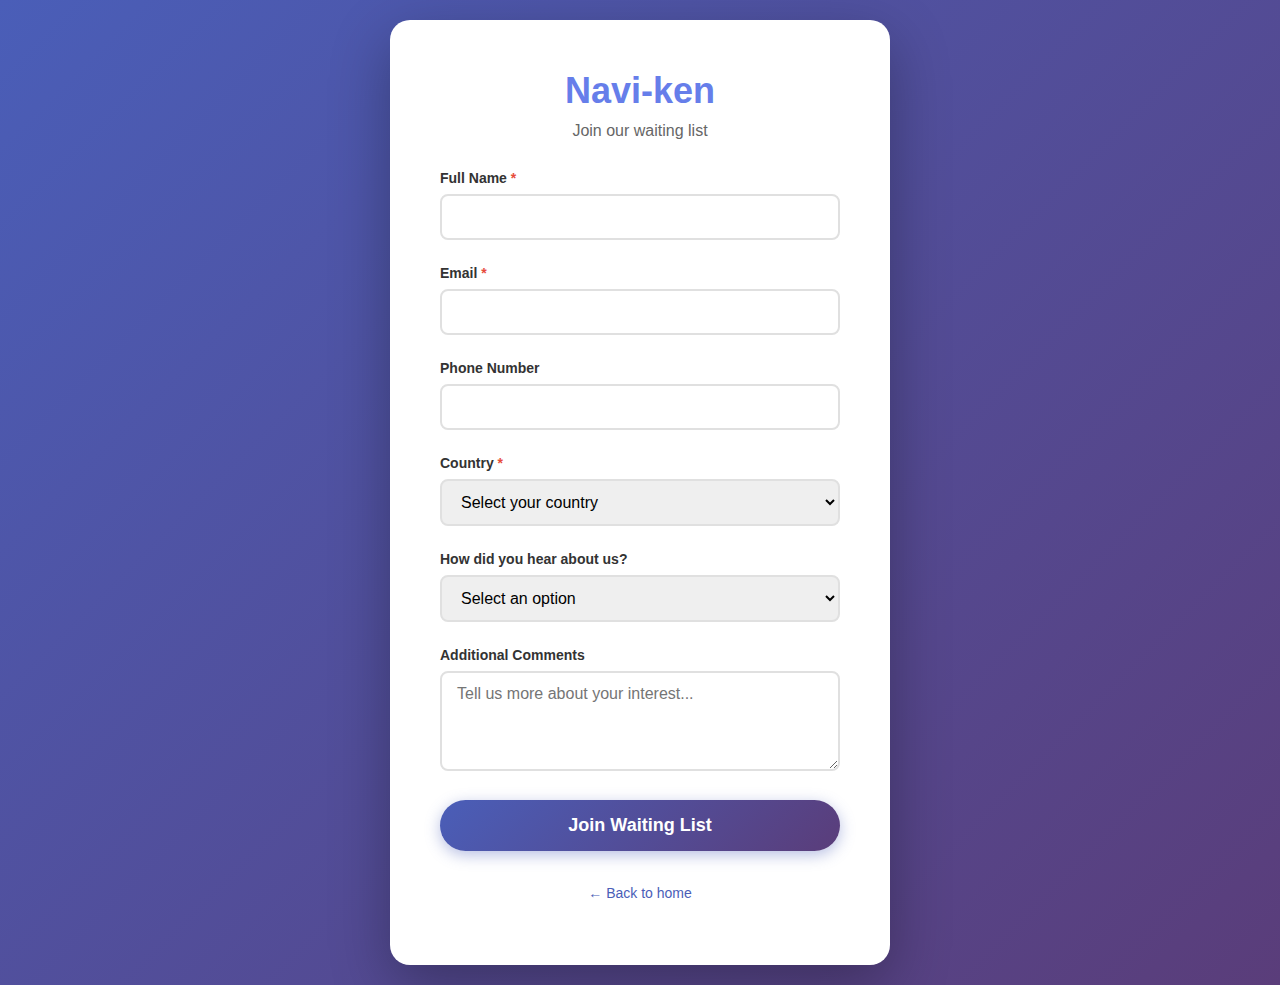
<file: signup.html>
<!DOCTYPE html>
<html lang="en">
<head>
    <meta charset="UTF-8">
    <meta name="viewport" content="width=device-width, initial-scale=1.0, viewport-fit=cover">
    <meta name="theme-color" content="#4a5eb8">
    <title>Join Navi-ken Waiting List</title>
    <style>
        * {
            margin: 0;
            padding: 0;
            box-sizing: border-box;
        }

        body {
            font-family: 'Inter', -apple-system, BlinkMacSystemFont, 'Segoe UI', Roboto, Oxygen, Ubuntu, Cantarell, sans-serif;
            background: linear-gradient(135deg, #4a5eb8 0%, #5a3d7a 100%);
            min-height: 100vh;
            min-height: -webkit-fill-available;
            display: flex;
            align-items: center;
            justify-content: center;
            padding: max(20px, env(safe-area-inset-top)) max(20px, env(safe-area-inset-right)) max(20px, env(safe-area-inset-bottom)) max(20px, env(safe-area-inset-left));
        }

        .signup-container {
            background: white;
            border-radius: 20px;
            padding: 50px;
            max-width: 500px;
            width: 100%;
            box-shadow: 0 20px 60px rgba(0, 0, 0, 0.3);
        }

        .logo {
            text-align: center;
            margin-bottom: 30px;
        }

        .logo h1 {
            font-size: 36px;
            color: #667eea;
            margin-bottom: 10px;
        }

        .logo p {
            color: #666;
            font-size: 16px;
        }

        .form-group {
            margin-bottom: 25px;
        }

        label {
            display: block;
            margin-bottom: 8px;
            color: #333;
            font-weight: 600;
            font-size: 14px;
        }

        input, select, textarea {
            width: 100%;
            padding: 12px 15px;
            border: 2px solid #e0e0e0;
            border-radius: 8px;
            font-size: 16px;
            transition: border-color 0.3s ease;
            font-family: inherit;
        }

        input:focus, select:focus, textarea:focus {
            outline: none;
            border-color: #667eea;
        }

        textarea {
            resize: vertical;
            min-height: 100px;
        }

        .required {
            color: #e74c3c;
        }

        .submit-btn {
            width: 100%;
            padding: 15px;
            min-height: 44px;
            background: linear-gradient(135deg, #4a5eb8 0%, #5a3d7a 100%);
            color: white;
            border: none;
            border-radius: 50px;
            font-size: 18px;
            font-weight: 600;
            cursor: pointer;
            transition: transform 0.3s ease, box-shadow 0.3s ease;
            box-shadow: 0 4px 15px rgba(74, 94, 184, 0.4);
        }

        .submit-btn:hover {
            transform: translateY(-2px);
            box-shadow: 0 8px 25px rgba(102, 126, 234, 0.6);
        }

        .submit-btn:disabled {
            background: #ccc;
            cursor: not-allowed;
            transform: none;
        }

        .back-link {
            text-align: center;
            margin-top: 20px;
        }

        .back-link a {
            display: inline-block;
            min-height: 44px;
            line-height: 44px;
            color: #4a5eb8;
            text-decoration: none;
            font-size: 14px;
        }

        .back-link a:hover {
            text-decoration: underline;
        }

        .success-message {
            display: none;
            text-align: center;
            padding: 20px;
            background: #d4edda;
            border: 1px solid #c3e6cb;
            border-radius: 8px;
            color: #155724;
            margin-bottom: 20px;
        }

        .error-message {
            display: none;
            text-align: center;
            padding: 20px;
            background: #f8d7da;
            border: 1px solid #f5c6cb;
            border-radius: 8px;
            color: #721c24;
            margin-bottom: 20px;
        }

        @media (max-width: 600px) {
            .signup-container {
                padding: 24px 16px;
                margin: 10px;
            }

            .logo h1 {
                font-size: 28px;
            }
        }

        @media (max-width: 380px) {
            body {
                padding: 12px;
            }

            .signup-container {
                padding: 20px 12px;
            }
        }
    </style>
</head>
<body>
    <div class="signup-container">
        <div class="logo">
            <h1>Navi-ken</h1>
            <p>Join our waiting list</p>
        </div>

        <div class="success-message" id="successMessage">
            Thank you for signing up! We'll contact you soon.
        </div>

        <div class="error-message" id="errorMessage">
            Something went wrong. Please try again.
        </div>

        <form id="signupForm" action="https://script.google.com/macros/s/AKfycbw9GETXoKpXtsfgCeZ3t1dVdd2oxyDqq8ii_hhhhvmgz47NCGc9FWuvtiuirUeaGTui/exec" method="POST" target="hidden_iframe">
            <input type="hidden" id="timestamp" name="timestamp">
            
            <div class="form-group">
                <label for="name">Full Name <span class="required">*</span></label>
                <input type="text" id="name" name="name" required>
            </div>

            <div class="form-group">
                <label for="email">Email <span class="required">*</span></label>
                <input type="email" id="email" name="email" required>
            </div>

            <div class="form-group">
                <label for="phone">Phone Number</label>
                <input type="tel" id="phone" name="phone">
            </div>

            <div class="form-group">
                <label for="country">Country <span class="required">*</span></label>
                <select id="country" name="country" required>
                    <option value="">Select your country</option>
                    <option value="Japan">Japan</option>
                    <option value="United States">United States</option>
                    <option value="United Kingdom">United Kingdom</option>
                    <option value="Canada">Canada</option>
                    <option value="Australia">Australia</option>
                    <option value="Germany">Germany</option>
                    <option value="France">France</option>
                    <option value="Other">Other</option>
                </select>
            </div>

            <div class="form-group">
                <label for="interest">How did you hear about us?</label>
                <select id="interest" name="interest">
                    <option value="">Select an option</option>
                    <option value="Website">Website</option>
                    <option value="Social Media">Social Media</option>
                    <option value="Friend">Friend or Family</option>
                    <option value="Event">Event or Conference</option>
                    <option value="News">News Article</option>
                    <option value="Other">Other</option>
                </select>
            </div>

            <div class="form-group">
                <label for="message">Additional Comments</label>
                <textarea id="message" name="message" placeholder="Tell us more about your interest..."></textarea>
            </div>

            <button type="submit" class="submit-btn">Join Waiting List</button>
        </form>
        
        <iframe name="hidden_iframe" id="hidden_iframe" style="display:none;"></iframe>

        <div class="back-link">
            <a href="index.html">← Back to home</a>
        </div>
    </div>

    <script>
        const form = document.getElementById('signupForm');
        const successMessage = document.getElementById('successMessage');
        const errorMessage = document.getElementById('errorMessage');

        // Handle form submission
        form.addEventListener('submit', function(e) {
            const submitBtn = form.querySelector('.submit-btn');
            submitBtn.disabled = true;
            submitBtn.textContent = 'Submitting...';

            // Add timestamp before submission
            document.getElementById('timestamp').value = new Date().toISOString();

            console.log('Submitting form to Google Sheets...');

            // Show success message after a short delay (form submits to iframe)
            setTimeout(function() {
                successMessage.style.display = 'block';
                errorMessage.style.display = 'none';
                form.reset();
                submitBtn.disabled = false;
                submitBtn.textContent = 'Join Waiting List';
                
                // Redirect to home page after 3 seconds
                setTimeout(function() {
                    window.location.href = 'index.html';
                }, 3000);
            }, 1000);
        });

        // Handle iframe load (optional - for better error handling)
        document.getElementById('hidden_iframe').onload = function() {
            console.log('Form submitted successfully to Google Sheets');
        };
    </script>
</body>
</html>
</file>
<file: styles.css>
* {
    margin: 0;
    padding: 0;
    box-sizing: border-box;
}

:root {
    --primary-color: #4a5eb8;
    --secondary-color: #5a3d7a;
    --accent-color: #b86fa0;
    --text-dark: #1a1a1a;
    --text-light: #666666;
    --bg-light: #fafafa;
    --bg-white: #ffffff;
    --border-color: #e0e0e0;
    --gradient-primary: linear-gradient(135deg, #4a5eb8 0%, #5a3d7a 100%);
    --gradient-accent: linear-gradient(135deg, #b86fa0 0%, #a04560 100%);
    --gradient-soft: linear-gradient(135deg, #6b9e9a 0%, #c9a8b4 100%);
}

body {
    font-family: 'Inter', -apple-system, BlinkMacSystemFont, 'Segoe UI', Roboto, Oxygen, Ubuntu, Cantarell, sans-serif;
    line-height: 1.6;
    color: var(--text-dark);
    background: linear-gradient(135deg, #4a5eb8 0%, #5a3d7a 100%);
    scroll-behavior: smooth;
    position: relative;
    overflow-x: hidden;
}

body::before {
    content: '';
    position: fixed;
    top: 0;
    left: 0;
    width: 100%;
    height: 100%;
    background: 
        linear-gradient(135deg, 
            rgba(74, 94, 184, 0.85) 0%, 
            rgba(90, 61, 122, 0.85) 25%,
            rgba(118, 75, 120, 0.85) 50%,
            rgba(90, 61, 122, 0.85) 75%,
            rgba(74, 94, 184, 0.85) 100%
        );
    background-size: 400% 400%;
    animation: gradientShift 20s ease infinite;
    pointer-events: none;
    z-index: 0;
    opacity: 0.95;
}

body::after {
    content: '';
    position: fixed;
    top: 0;
    left: 0;
    width: 100%;
    height: 100%;
    background-image: 
        radial-gradient(circle at 15% 20%, rgba(255, 255, 255, 0.08) 0%, transparent 40%),
        radial-gradient(circle at 85% 80%, rgba(255, 255, 255, 0.06) 0%, transparent 40%),
        radial-gradient(circle at 50% 50%, rgba(255, 255, 255, 0.05) 0%, transparent 50%);
    pointer-events: none;
    z-index: 0;
    animation: floatOrbs 15s ease-in-out infinite;
}

@keyframes gradientShift {
    0%, 100% {
        background-position: 0% 50%;
    }
    50% {
        background-position: 100% 50%;
    }
}

@keyframes floatOrbs {
    0%, 100% {
        transform: translate(0, 0) scale(1);
    }
    33% {
        transform: translate(30px, -30px) scale(1.1);
    }
    66% {
        transform: translate(-30px, 30px) scale(0.9);
    }
}

.container {
    max-width: 1200px;
    margin: 0 auto;
    padding: 0 20px;
}

/* Language Switcher */
.language-switcher {
    position: fixed;
    top: 20px;
    left: 20px;
    z-index: 1001;
}

.lang-button {
    background: white;
    border: none;
    border-radius: 30px;
    padding: 12px 24px;
    font-size: 14px;
    font-weight: 600;
    cursor: pointer;
    transition: all 0.3s ease;
    box-shadow: 0 6px 20px rgba(0, 0, 0, 0.15);
    color: var(--primary-color);
}

.lang-button:hover {
    background: var(--gradient-primary);
    color: white;
    transform: translateY(-3px);
    box-shadow: 0 10px 30px rgba(74, 94, 184, 0.4);
}

@media (max-width: 768px) {
    .language-switcher {
        top: 10px;
        left: 10px;
    }
    
    .lang-button {
        padding: 8px 16px;
        font-size: 12px;
    }
}

/* Floating Navigation Menu */
.floating-nav {
    position: fixed;
    top: 50%;
    right: 30px;
    transform: translateY(-50%);
    z-index: 1000;
    background: rgba(255, 255, 255, 0.98);
    border-radius: 20px;
    box-shadow: 0 10px 40px rgba(74, 94, 184, 0.2);
    padding: 20px 15px;
    backdrop-filter: blur(20px);
    transition: all 0.3s ease;
    min-width: 150px;
    border: 1px solid rgba(255, 255, 255, 0.8);
}

.floating-nav:hover {
    background: rgba(255, 255, 255, 1);
    box-shadow: 0 15px 50px rgba(74, 94, 184, 0.3);
    transform: translateY(-50%) scale(1.02);
}

.nav-menu {
    list-style: none;
    margin: 0;
    padding: 0;
    display: flex;
    flex-direction: column;
    gap: 12px;
}

.nav-menu li {
    position: relative;
}

.nav-menu a {
    display: flex;
    align-items: center;
    gap: 12px;
    padding: 12px 15px;
    border-radius: 12px;
    background: transparent;
    transition: all 0.3s cubic-bezier(0.4, 0, 0.2, 1);
    position: relative;
    text-decoration: none;
    font-size: 14px;
    font-weight: 500;
    color: var(--text-light);
}

.nav-menu a::before {
    content: '';
    width: 8px;
    height: 8px;
    border-radius: 50%;
    background: var(--border-color);
    transition: all 0.3s ease;
    flex-shrink: 0;
}

.nav-menu a:hover {
    background: var(--gradient-primary);
    color: white;
    transform: translateX(-3px);
    box-shadow: 0 4px 12px rgba(74, 94, 184, 0.3);
}

.nav-menu a:hover::before {
    background: white;
    transform: scale(1.3);
    box-shadow: 0 0 8px rgba(255, 255, 255, 0.6);
}

.nav-menu a.active {
    background: var(--gradient-primary);
    color: white;
}

.nav-menu a.active::before {
    background: white;
    width: 10px;
    height: 10px;
    box-shadow: 0 0 8px rgba(255, 255, 255, 0.6);
}

/* Hero Section */
.hero {
    background: transparent;
    color: var(--text-dark);
    padding: 80px 0 60px;
    border-bottom: 1px solid rgba(255, 255, 255, 0.1);
    min-height: 600px;
    display: flex;
    align-items: center;
    position: relative;
    z-index: 1;
    overflow: hidden;
}

/* 8-bit animated background elements */
.hero::before {
    content: '';
    position: absolute;
    top: 0;
    left: 0;
    right: 0;
    bottom: 0;
    background-image: 
        /* Pixel grid pattern */
        repeating-linear-gradient(
            90deg,
            rgba(102, 126, 234, 0.03) 0px,
            rgba(102, 126, 234, 0.03) 2px,
            transparent 2px,
            transparent 20px
        ),
        repeating-linear-gradient(
            0deg,
            rgba(102, 126, 234, 0.03) 0px,
            rgba(102, 126, 234, 0.03) 2px,
            transparent 2px,
            transparent 20px
        );
    z-index: -1;
    animation: pixelShift 20s linear infinite;
}

.hero::after {
    content: '';
    position: absolute;
    top: 20%;
    left: 0;
    width: 100%;
    height: 60%;
    background-image:
        /* Walking people silhouettes - pixel style */
        radial-gradient(circle 4px at 10% 50%, rgba(102, 126, 234, 0.4) 0%, transparent 100%),
        radial-gradient(circle 3px at 25% 65%, rgba(118, 75, 162, 0.3) 0%, transparent 100%),
        radial-gradient(circle 5px at 40% 45%, rgba(102, 126, 234, 0.5) 0%, transparent 100%),
        radial-gradient(circle 4px at 60% 70%, rgba(118, 75, 162, 0.4) 0%, transparent 100%),
        radial-gradient(circle 3px at 75% 55%, rgba(102, 126, 234, 0.3) 0%, transparent 100%),
        radial-gradient(circle 5px at 90% 60%, rgba(118, 75, 162, 0.4) 0%, transparent 100%);
    animation: peopleWalking 30s linear infinite;
    z-index: -1;
    opacity: 0.6;
}

@keyframes pixelShift {
    0% {
        background-position: 0 0, 0 0;
    }
    100% {
        background-position: 20px 20px, 20px 20px;
    }
}

@keyframes peopleWalking {
    0% {
        transform: translateX(-10%);
        opacity: 0.4;
    }
    50% {
        opacity: 0.6;
    }
    100% {
        transform: translateX(10%);
        opacity: 0.4;
    }
}

.hero-content {
    display: grid;
    grid-template-columns: 1fr 1fr;
    gap: 60px;
    align-items: center;
}

.hero-image {
    display: flex;
    justify-content: center;
    align-items: center;
    order: 1;
}

.hero-image img {
    width: 100%;
    height: auto;
    max-width: 500px;
    border-radius: 12px;
    box-shadow: 0 8px 24px rgba(0, 0, 0, 0.12);
}

.hero-text-content {
    order: 2;
    text-align: center;
    display: flex;
    flex-direction: column;
    justify-content: center;
    align-items: center;
}

.hero-logo {
    margin-bottom: 0px;
    display: flex;
    justify-content: center;
    align-items: center;
}

.hero-logo img {
    width: 563px;
    height: auto;
    display: block;
}

.hero-title {
    font-size: 72px;
    font-weight: 700;
    margin-bottom: 15px;
    margin-top: -10px;
    letter-spacing: -2px;
    color: #ffffff;
    line-height: 1.1;
}

.hero-subtitle {
    font-size: 24px;
    margin-bottom: 0;
    margin-top: 0;
    font-weight: 400;
    color: rgba(255, 255, 255, 0.95);
    line-height: 1.4;
}

.hero-subtitle strong {
    font-weight: 600;
}

.hero-text {
    font-size: 18px;
    color: var(--text-light);
    font-style: italic;
    line-height: 1.7;
    margin-top: 20px;
}

/* Mission Section */
.mission {
    padding: 80px 0;
    background: transparent;
}

.section-title {
    font-size: 42px;
    font-weight: 700;
    margin-bottom: 30px;
    color: #ffffff;
    text-align: center;
    text-shadow: 0 4px 12px rgba(0, 0, 0, 0.15);
}

.mission-text {
    font-size: 18px;
    line-height: 1.8;
    max-width: 800px;
    margin: 0 auto 20px;
    color: rgba(255, 255, 255, 0.9);
    text-align: center;
}

.mission-highlight {
    font-size: 20px;
    max-width: 800px;
    margin: 0 auto;
    text-align: center;
    color: #ffffff;
}

.mission-content {
    display: grid;
    grid-template-columns: 1fr 1fr;
    gap: 50px;
    align-items: center;
    max-width: 1100px;
    margin: 0 auto;
}

.mission-text-wrapper {
    display: flex;
    flex-direction: column;
    gap: 20px;
}

.mission-image {
    display: flex;
    justify-content: center;
    align-items: center;
}

.mission-image img {
    width: 100%;
    max-width: 600px;
    height: 450px;
    border-radius: 12px;
    background: white;
    padding: 8px;
    box-shadow: 0 8px 20px rgba(0, 0, 0, 0.3);
    object-fit: contain;
}

/* How it works */
.how-it-works {
    padding: 80px 0;
    background: transparent;
}

.how-it-works-content {
    display: grid;
    grid-template-columns: repeat(3, 1fr);
    gap: 30px;
    margin: 40px 0 60px;
    align-items: stretch;
}

.how-it-works-images {
    display: contents;
}

.how-it-works-visual {
    display: grid;
    grid-template-columns: repeat(auto-fit, minmax(300px, 1fr));
    gap: 40px;
    margin: 40px 0 60px;
    max-width: 900px;
    margin-left: auto;
    margin-right: auto;
}

.how-visual-item {
    background: white;
    padding: 15px;
    border-radius: 16px;
    box-shadow: 0 6px 20px rgba(0, 0, 0, 0.08);
    text-align: center;
    transition: all 0.3s cubic-bezier(0.4, 0, 0.2, 1);
    display: flex;
    align-items: center;
    justify-content: center;
    min-height: 550px;
    border: 1px solid rgba(255, 255, 255, 0.8);
}

.how-visual-item:hover {
    transform: translateY(-8px);
    box-shadow: 0 15px 40px rgba(74, 94, 184, 0.25);
    border-color: var(--primary-color);
}

.how-visual-item img {
    width: 100%;
    max-width: 100%;
    height: auto;
    max-height: 500px;
    margin-bottom: 0;
    object-fit: contain;
}

.how-it-works-text {
    display: flex;
    align-items: flex-start;
    justify-content: flex-start;
    padding: 30px;
    background: white;
    border-radius: 16px;
    box-shadow: 0 6px 20px rgba(0, 0, 0, 0.08);
    min-height: 550px;
    transition: all 0.3s cubic-bezier(0.4, 0, 0.2, 1);
    border: 1px solid rgba(255, 255, 255, 0.8);
}

.how-it-works-text:hover {
    transform: translateY(-8px);
    box-shadow: 0 15px 40px rgba(74, 94, 184, 0.25);
    border-color: var(--primary-color);
}

.how-it-works-text > div {
    width: 100%;
}

.how-it-works-text .text-heading {
    font-size: 24px;
    color: var(--text-dark);
    font-weight: 600;
    line-height: 1.5;
    margin: 0 0 30px 0;
}

.how-it-works-text p {
    font-size: 24px;
    color: var(--text-dark);
    font-weight: 600;
    line-height: 1.5;
    margin: 0;
}

.features-inline-list {
    list-style: none;
    padding: 0;
    margin: 0;
    display: grid;
    grid-template-columns: 1fr 1fr;
    gap: 15px 20px;
}

.features-inline-list li {
    font-size: 17px;
    color: var(--text-dark);
    padding-left: 30px;
    position: relative;
    line-height: 1.6;
}

.features-inline-list li::before {
    content: '✓';
    position: absolute;
    left: 0;
    color: var(--text-dark);
    font-weight: 700;
    font-size: 20px;
}

.visual-caption {
    font-size: 16px;
    color: var(--text-dark);
    font-weight: 600;
    margin: 0;
}

.features-list {
    max-width: 800px;
    margin: 50px auto;
    padding: 40px;
    background: white;
    border-radius: 16px;
    box-shadow: 0 6px 20px rgba(0, 0, 0, 0.08);
    border: 1px solid rgba(255, 255, 255, 0.8);
}

.features-list ul {
    list-style: none;
    padding: 0;
    margin: 0;
    display: grid;
    grid-template-columns: repeat(auto-fit, minmax(250px, 1fr));
    gap: 20px;
}

.features-list li {
    font-size: 17px;
    color: var(--text-dark);
    padding-left: 30px;
    position: relative;
    line-height: 1.6;
}

.features-list li::before {
    content: '✓';
    position: absolute;
    left: 0;
    color: var(--text-dark);
    font-weight: 700;
    font-size: 20px;
}

.steps {
    display: grid;
    grid-template-columns: repeat(auto-fit, minmax(250px, 1fr));
    gap: 40px;
    margin-bottom: 50px;
}

.step {
    text-align: center;
    padding: 30px;
    background: white;
    border-radius: 16px;
    box-shadow: 0 6px 20px rgba(0, 0, 0, 0.08);
    transition: all 0.3s cubic-bezier(0.4, 0, 0.2, 1);
    border: 1px solid rgba(255, 255, 255, 0.8);
}

.step:hover {
    transform: translateY(-8px);
    box-shadow: 0 15px 40px rgba(74, 94, 184, 0.25);
    border-color: var(--primary-color);
}

.step-number {
    width: 50px;
    height: 50px;
    background: var(--gradient-primary);
    color: white;
    border-radius: 50%;
    display: flex;
    align-items: center;
    justify-content: center;
    font-size: 24px;
    font-weight: 700;
    margin: 0 auto 20px;
    box-shadow: 0 4px 12px rgba(74, 94, 184, 0.3);
}

.step p {
    font-size: 16px;
    color: var(--text-dark);
}

.highlight-text {
    font-size: 22px;
    text-align: center;
    max-width: 800px;
    margin: 0 auto;
    color: var(--text-dark);
    padding: 30px;
    background: white;
    border-radius: 16px;
    box-shadow: 0 6px 20px rgba(0, 0, 0, 0.08);
    transition: all 0.3s cubic-bezier(0.4, 0, 0.2, 1);
    border: 1px solid rgba(255, 255, 255, 0.8);
}

.highlight-text:hover {
    transform: translateY(-8px);
    box-shadow: 0 15px 40px rgba(74, 94, 184, 0.25);
    border-color: var(--primary-color);
}

/* Prototype Section */
.prototype {
    padding: 80px 0;
    background: transparent;
}

.prototype-text {
    font-size: 18px;
    line-height: 1.8;
    max-width: 800px;
    margin: 0 auto 20px;
    text-align: center;
    color: rgba(255, 255, 255, 0.9);
}

.prototype-cta {
    font-size: 20px;
    text-align: center;
    color: var(--text-dark);
    max-width: 800px;
    margin: 0 auto;
}

.prototype-image {
    margin: 40px auto;
    max-width: 700px;
    display: flex;
    justify-content: center;
    background: linear-gradient(135deg, #4a5eb8 0%, #5a3d7a 100%);
    padding: 50px;
    border-radius: 20px;
    box-shadow: 0 10px 30px rgba(74, 94, 184, 0.3);
    border: 2px solid rgba(255, 255, 255, 0.2);
}

.prototype-image img {
    width: 100%;
    height: auto;
    max-width: 600px;
    border-radius: 8px;
}

.prototype-gallery {
    display: grid;
    grid-template-columns: repeat(auto-fit, minmax(400px, 1fr));
    gap: 40px;
    margin: 40px auto;
    max-width: 650px;
}

.prototype-card {
    background: linear-gradient(135deg, #4a5eb8 0%, #5a3d7a 100%);
    padding: 5px;
    border-radius: 20px;
    box-shadow: 0 10px 30px rgba(74, 94, 184, 0.3);
    display: flex;
    align-items: center;
    justify-content: center;
    transition: all 0.3s cubic-bezier(0.4, 0, 0.2, 1);
    width: fit-content;
    margin: 0 auto;
    border: 2px solid rgba(255, 255, 255, 0.2);
}

.prototype-card:hover {
    transform: translateY(-8px);
    box-shadow: 0 20px 50px rgba(74, 94, 184, 0.5);
    border-color: rgba(255, 255, 255, 0.4);
}

.prototype-card img {
    width: 100%;
    height: 100%;
    max-width: 600px;
    max-height: 330px;
    border-radius: 8px;
    object-fit: contain;
}

/* Use Cases */
.use-cases {
    padding: 80px 0;
    background: transparent;
}

.use-cases-intro {
    font-size: 18px;
    text-align: center;
    color: rgba(255, 255, 255, 0.9);
    margin-bottom: 50px;
    max-width: 800px;
    margin-left: auto;
    margin-right: auto;
}

.use-case-hazard-group {
    margin-bottom: 50px;
}

.hazard-images {
    display: flex;
    justify-content: center;
    gap: 40px;
    margin-bottom: 20px;
    flex-wrap: wrap;
}

.hazard-item {
    display: flex;
    flex-direction: column;
    align-items: center;
    padding: 30px;
    background: white;
    border-radius: 16px;
    box-shadow: 0 6px 20px rgba(0, 0, 0, 0.08);
    transition: all 0.3s cubic-bezier(0.4, 0, 0.2, 1);
    border: 1px solid rgba(255, 255, 255, 0.8);
}

.hazard-item:hover {
    transform: translateY(-8px);
    box-shadow: 0 15px 40px rgba(74, 94, 184, 0.25);
    border-color: var(--primary-color);
}

.hazard-item:first-child {
    padding: 10px;
}

.hazard-item:first-child .use-case-icon {
    width: 300px;
    height: 200px;
}

.hazard-item:first-child .use-case-icon img {
    width: 100%;
    height: 100%;
    object-fit: cover;
    transform: scale(1.4);
}

.hazard-text {
    text-align: center;
    font-size: 18px;
    font-weight: 600;
    color: #ffffff;
}

.use-case-list {
    display: flex;
    justify-content: center;
    gap: 60px;
    max-width: 1000px;
    margin: 0 auto;
    flex-wrap: wrap;
}

.use-case-item {
    display: flex;
    align-items: center;
    justify-content: center;
    padding: 30px;
    background: white;
    border-radius: 16px;
    box-shadow: 0 6px 20px rgba(0, 0, 0, 0.08);
    transition: all 0.3s cubic-bezier(0.4, 0, 0.2, 1);
    border: 1px solid rgba(255, 255, 255, 0.8);
}

.use-case-item:hover {
    transform: translateY(-8px);
    box-shadow: 0 15px 40px rgba(74, 94, 184, 0.25);
    border-color: var(--primary-color);
}

.use-case-wrapper {
    display: flex;
    flex-direction: column;
    align-items: center;
    gap: 20px;
}

.use-case-description {
    font-size: 16px;
    color: #ffffff;
    line-height: 1.6;
    text-align: center;
    max-width: 400px;
}

.use-case-icon {
    font-size: 32px;
    flex-shrink: 0;
    width: 300px;
    height: 200px;
    display: flex;
    align-items: center;
    justify-content: center;
}

.use-case-icon img {
    width: 100%;
    height: 100%;
    object-fit: contain;
}



/* Why Choose */
.why-choose {
    padding: 80px 0;
    background: transparent;
}

.benefits {
    display: grid;
    grid-template-columns: repeat(4, 1fr);
    gap: 30px;
    max-width: 1200px;
    margin: 0 auto;
}

.benefit-item {
    display: flex;
    align-items: center;
    gap: 20px;
    padding: 30px;
    background: var(--bg-white);
    border-radius: 16px;
    border: none;
    box-shadow: 0 6px 20px rgba(0, 0, 0, 0.08);
    transition: all 0.3s cubic-bezier(0.4, 0, 0.2, 1);
    position: relative;
    overflow: hidden;
}

.benefit-item::before {
    content: '';
    position: absolute;
    left: 0;
    top: 0;
    height: 100%;
    width: 4px;
    background: var(--gradient-primary);
    transform: scaleY(0);
    transition: transform 0.3s ease;
}

.benefit-item:hover {
    transform: translateX(8px);
    box-shadow: 0 15px 40px rgba(74, 94, 184, 0.25);
}

.benefit-item:hover::before {
    transform: scaleY(1);
}

.benefit-icon {
    font-size: 96px;
    flex-shrink: 0;
    color: var(--text-dark);
    font-weight: 300;
    line-height: 1;
    width: 96px;
    height: 96px;
    display: flex;
    align-items: center;
    justify-content: center;
}

.benefit-icon img {
    width: 100%;
    height: 100%;
    object-fit: contain;
}

.benefit-item p {
    font-size: 16px;
    color: var(--text-dark);
    line-height: 1.6;
}

/* Team Section */
.team {
    padding: 80px 0;
    background: transparent;
}

.team-intro {
    font-size: 20px;
    text-align: center;
    margin-bottom: 50px;
    color: #ffffff;
    max-width: 800px;
    margin-left: auto;
    margin-right: auto;
}

.team-members {
    display: grid;
    grid-template-columns: repeat(2, 1fr);
    gap: 40px;
    max-width: 800px;
    margin: 0 auto;
}

.team-member {
    text-align: center;
    padding: 40px;
    background: white;
    border-radius: 20px;
    box-shadow: 0 6px 20px rgba(0, 0, 0, 0.08);
    transition: all 0.3s cubic-bezier(0.4, 0, 0.2, 1);
    display: flex;
    flex-direction: column;
    align-items: center;
    border: 1px solid rgba(255, 255, 255, 0.8);
}

.team-member:hover {
    transform: translateY(-8px);
    box-shadow: 0 15px 40px rgba(74, 94, 184, 0.25);
    border-color: var(--primary-color);
}

.member-avatar {
    width: 100px;
    height: 100px;
    background: var(--text-dark);
    color: white;
    border-radius: 50%;
    display: flex;
    align-items: center;
    justify-content: center;
    font-size: 32px;
    font-weight: 700;
    margin: 0 auto 20px;
}

.member-photo {
    width: 150px;
    height: 150px;
    margin: 0 auto 20px;
    border-radius: 50%;
    overflow: hidden;
    box-shadow: 0 4px 12px rgba(0, 0, 0, 0.1);
}

.member-photo img {
    width: 100%;
    height: 100%;
    object-fit: cover;
}

.member-name {
    font-size: 24px;
    font-weight: 700;
    margin-bottom: 8px;
    color: var(--text-dark);
}

.member-role {
    font-size: 18px;
    color: var(--text-dark);
    font-weight: 600;
    margin-bottom: 15px;
}

.member-description {
    font-size: 16px;
    color: var(--text-light);
    line-height: 1.6;
    margin-bottom: 15px;
    flex-grow: 1;
}

.linkedin-link {
    display: inline-flex;
    align-items: center;
    gap: 8px;
    color: #0077b5;
    text-decoration: none;
    font-size: 16px;
    font-weight: 500;
    padding: 8px 16px;
    border-radius: 6px;
    transition: all 0.3s ease;
    background: rgba(0, 119, 181, 0.05);
}

.linkedin-link:hover {
    background: rgba(0, 119, 181, 0.15);
    transform: translateY(-2px);
}

.linkedin-link svg {
    width: 20px;
    height: 20px;
}

/* Partners */
/* Backed by Section */
.backed-by {
    padding: 80px 0;
    background: transparent;
}

.backed-by-content {
    display: flex;
    justify-content: center;
    align-items: center;
}

.backed-by-logo {
    padding: 20px;
    background: white;
    border-radius: 16px;
    text-align: center;
    display: flex;
    align-items: center;
    justify-content: center;
    min-height: 280px;
    max-width: 450px;
    box-shadow: 0 6px 20px rgba(0, 0, 0, 0.08);
    transition: all 0.3s cubic-bezier(0.4, 0, 0.2, 1);
    border: 1px solid rgba(255, 255, 255, 0.8);
}

.backed-by-logo:hover {
    transform: translateY(-8px);
    box-shadow: 0 15px 40px rgba(74, 94, 184, 0.25);
    border-color: var(--primary-color);
}

.backed-by-logo img {
    max-width: 100%;
    max-height: 280px;
    height: auto;
    object-fit: contain;
}

.partners {
    padding: 80px 0;
    background: transparent;
}

.partners-grid {
    display: grid;
    grid-template-columns: repeat(auto-fit, minmax(200px, 1fr));
    gap: 30px;
    max-width: 1000px;
    margin: 0 auto;
    align-items: center;
}

.partner-placeholder {
    padding: 60px 30px;
    background: var(--bg-light);
    border-radius: 12px;
    text-align: center;
    color: var(--text-light);
    border: 2px dashed var(--border-color);
    font-size: 14px;
}

.partner-logo {
    padding: 15px;
    background: white;
    border-radius: 16px;
    text-align: center;
    display: flex;
    align-items: center;
    justify-content: center;
    min-height: 280px;
    transition: all 0.3s cubic-bezier(0.4, 0, 0.2, 1);
    box-shadow: 0 6px 20px rgba(0, 0, 0, 0.08);
    border: 1px solid rgba(255, 255, 255, 0.8);
}

.partner-logo:hover {
    transform: translateY(-8px);
    box-shadow: 0 15px 40px rgba(74, 94, 184, 0.25);
    border-color: var(--primary-color);
}

.partner-logo img {
    max-width: 100%;
    max-height: 280px;
    width: auto;
    height: auto;
    object-fit: contain;
}

/* Contact */
.contact {
    padding: 80px 0;
    background: transparent;
}

.contact-info {
    text-align: center;
    max-width: 600px;
    margin: 0 auto;
}

.waiting-list-btn {
    display: block;
    width: fit-content;
    margin: 0 auto 40px auto;
    padding: 18px 40px;
    font-size: 20px;
    font-weight: 600;
    color: white;
    background: linear-gradient(135deg, #4a5eb8 0%, #5a3d7a 100%);
    border-radius: 50px;
    text-decoration: none;
    transition: all 0.3s ease;
    box-shadow: 0 4px 15px rgba(74, 94, 184, 0.4);
}

.waiting-list-btn:hover {
    transform: translateY(-3px);
    box-shadow: 0 8px 25px rgba(74, 94, 184, 0.6);
}

.contact-email {
    font-size: 20px;
    margin-bottom: 20px;
}

.contact-email a {
    color: #ffffff;
    text-decoration: none;
    font-weight: 600;
    transition: color 0.3s ease;
}

.contact-email a:hover {
    color: rgba(255, 255, 255, 0.7);
    text-decoration: underline;
}

.contact-address {
    font-size: 16px;
    color: rgba(255, 255, 255, 0.9);
    line-height: 1.8;
}

/* Footer */
.footer {
    padding: 40px 0;
    background: transparent;
    color: rgba(255, 255, 255, 0.7);
    text-align: center;
    border-top: 1px solid rgba(255, 255, 255, 0.1);
}

.footer-text {
    font-size: 13px;
    margin-bottom: 10px;
    opacity: 0.7;
}

.footer-text a {
    color: var(--primary-color);
    text-decoration: none;
    transition: color 0.3s ease;
}

.footer-text a:hover {
    color: var(--secondary-color);
    text-decoration: underline;
}

.footer-copyright {
    font-size: 12px;
    opacity: 0.6;
}

/* Responsive Design */
@media (max-width: 1024px) {
    .hazard-images {
        gap: 30px;
    }
    
    .use-case-list {
        gap: 40px;
        max-width: 800px;
    }
    
    .use-case-wrapper {
        max-width: 350px;
    }
}

@media (max-width: 768px) {
    .floating-nav {
        right: 15px;
        padding: 15px 10px;
        border-radius: 12px;
        min-width: 130px;
    }

    .nav-menu {
        gap: 10px;
    }

    .nav-menu a {
        font-size: 13px;
        padding: 8px 12px;
        gap: 10px;
    }

    .nav-menu a::before {
        width: 7px;
        height: 7px;
    }

    .nav-menu a.active::before {
        width: 9px;
        height: 9px;
    }

    .hero {
        padding: 60px 0 40px;
        min-height: auto;
    }

    .hero-content {
        grid-template-columns: 1fr;
        gap: 40px;
    }

    .hero-image {
        order: 1;
    }

    .hero-text-content {
        order: 2;
        text-align: center;
    }

    .hero-logo {
        margin-bottom: 0px;
        justify-content: center;
    }

    .hero-logo img {
        width: 450px;
    }

    .hero-title {
        font-size: 48px;
    }

    .hero-subtitle {
        font-size: 20px;
    }

    .hero-text {
        font-size: 16px;
    }

    .section-title {
        font-size: 32px;
    }

    .mission-content {
        grid-template-columns: 1fr;
        gap: 30px;
    }

    .mission-text,
    .mission-highlight {
        text-align: center;
    }

    .how-it-works-content {
        grid-template-columns: 1fr;
        gap: 30px;
    }

    .how-it-works-images {
        display: flex;
        flex-direction: column;
        gap: 20px;
    }

    .how-it-works-text p {
        font-size: 20px;
    }

    .how-it-works-text .text-heading {
        font-size: 20px;
        margin-bottom: 20px;
    }

    .features-inline-list li {
        font-size: 16px;
    }

    .how-it-works-visual {
        grid-template-columns: 1fr;
        gap: 30px;
    }

    .features-list {
        padding: 30px 20px;
        margin: 40px auto;
    }

    .features-list ul {
        grid-template-columns: 1fr;
        gap: 15px;
    }

    .features-list li {
        font-size: 16px;
    }

    .prototype-image {
        padding: 30px;
    }

    .prototype-gallery {
        grid-template-columns: 1fr;
        gap: 30px;
    }

    .prototype-card {
        padding: 5px;
    }

    .use-case-icon {
        width: 225px;
        height: 150px;
    }
    
    .use-case-description {
        font-size: 14px;
        max-width: 100%;
    }


    .steps {
        grid-template-columns: 1fr;
    }

    .hazard-images {
        gap: 20px;
    }
    
    .hazard-item {
        padding: 20px;
    }
    
    .hazard-item:first-child {
        padding: 8px;
    }
    
    .hazard-item:first-child .use-case-icon {
        width: 225px;
        height: 150px;
    }
    
    .use-case-list {
        flex-direction: column;
        align-items: center;
        gap: 40px;
    }
    
    .use-case-wrapper {
        width: 100%;
        max-width: 350px;
    }
    
    .use-case-item {
        max-width: 100%;
        width: 100%;
        padding: 20px;
    }


    .benefits {
        grid-template-columns: 1fr;
    }

    .team-members {
        grid-template-columns: 1fr;
    }

    .partners-grid {
        grid-template-columns: repeat(2, 1fr);
    }
}

@media (max-width: 480px) {
    .floating-nav {
        right: 10px;
        padding: 12px 8px;
        border-radius: 10px;
        min-width: 110px;
    }

    .nav-menu {
        gap: 8px;
    }

    .nav-menu a {
        font-size: 12px;
        padding: 6px 10px;
        gap: 8px;
    }

    .nav-menu a::before {
        width: 6px;
        height: 6px;
    }

    .nav-menu a.active::before {
        width: 8px;
        height: 8px;
    }

    .hero {
        padding: 40px 0 40px;
    }

    .hero-logo img {
        width: 375px;
    }

    .hero-title {
        font-size: 36px;
        letter-spacing: -1px;
    }

    .hero-subtitle {
        font-size: 18px;
    }

    .hero-image img {
        max-width: 100%;
    }

    .section-title {
        font-size: 28px;
    }

    .mission-image img {
        max-width: 400px;
        height: 300px;
    }

    .how-visual-item img {
        max-width: 250px;
    }

    .how-it-works-text {
        padding: 30px 20px;
    }

    .how-it-works-text p {
        font-size: 18px;
    }

    .how-it-works-text .text-heading {
        font-size: 18px;
        margin-bottom: 20px;
    }

    .features-inline-list {
        grid-template-columns: 1fr;
    }

    .features-inline-list li {
        font-size: 15px;
        padding-left: 25px;
    }

    .features-inline-list li::before {
        font-size: 18px;
    }

    .prototype-image {
        padding: 20px;
    }

    .prototype-gallery {
        gap: 20px;
    }

    .prototype-card {
        padding: 5px;
    }

    .prototype-card img {
        max-width: 100%;
    }

    .use-case-icon {
        width: 180px;
        height: 120px;
    }
    
    .hazard-item:first-child {
        padding: 5px;
    }
    
    .hazard-item:first-child .use-case-icon {
        width: 180px;
        height: 120px;
    }
    
    .use-case-description {
        font-size: 14px;
    }


    .member-photo {
        width: 120px;
        height: 120px;
    }

    .partners-grid {
        grid-template-columns: 1fr;
    }

    .partner-logo {
        padding: 12px;
        min-height: 220px;
    }

    .partner-logo img {
        max-height: 220px;
    }

    .backed-by-logo {
        padding: 15px;
        min-height: 220px;
        max-width: 100%;
    }

    .backed-by-logo img {
        max-height: 220px;
    }
}

/* Smooth scrolling */
html {
    scroll-behavior: smooth;
}

/* Accessibility improvements */
a:focus,
button:focus {
    outline: 2px solid var(--text-dark);
    outline-offset: 2px;
}

/* Animation for fade-in */
@keyframes fadeIn {
    from {
        opacity: 0;
        transform: translateY(20px);
    }
    to {
        opacity: 1;
        transform: translateY(0);
    }
}

section {
    animation: fadeIn 0.6s ease-out;
    position: relative;
    z-index: 1;
}
</file>
